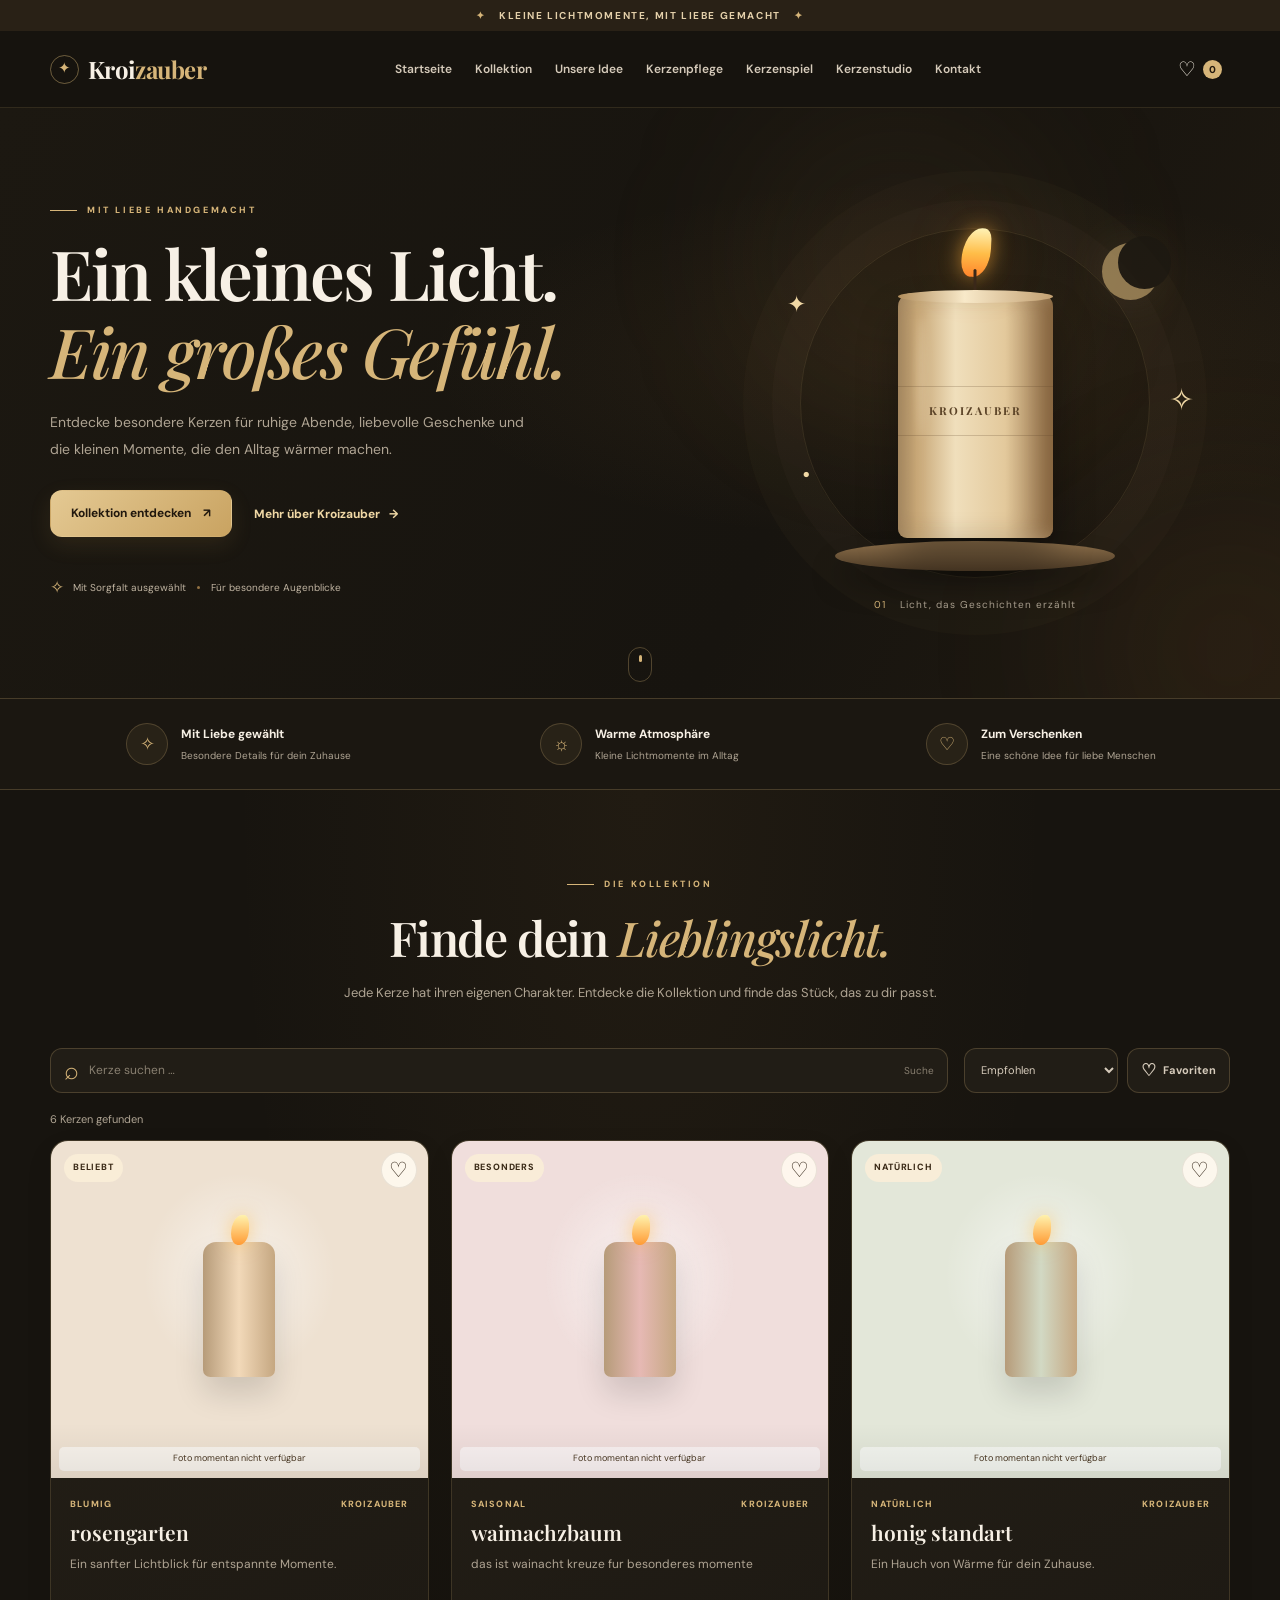
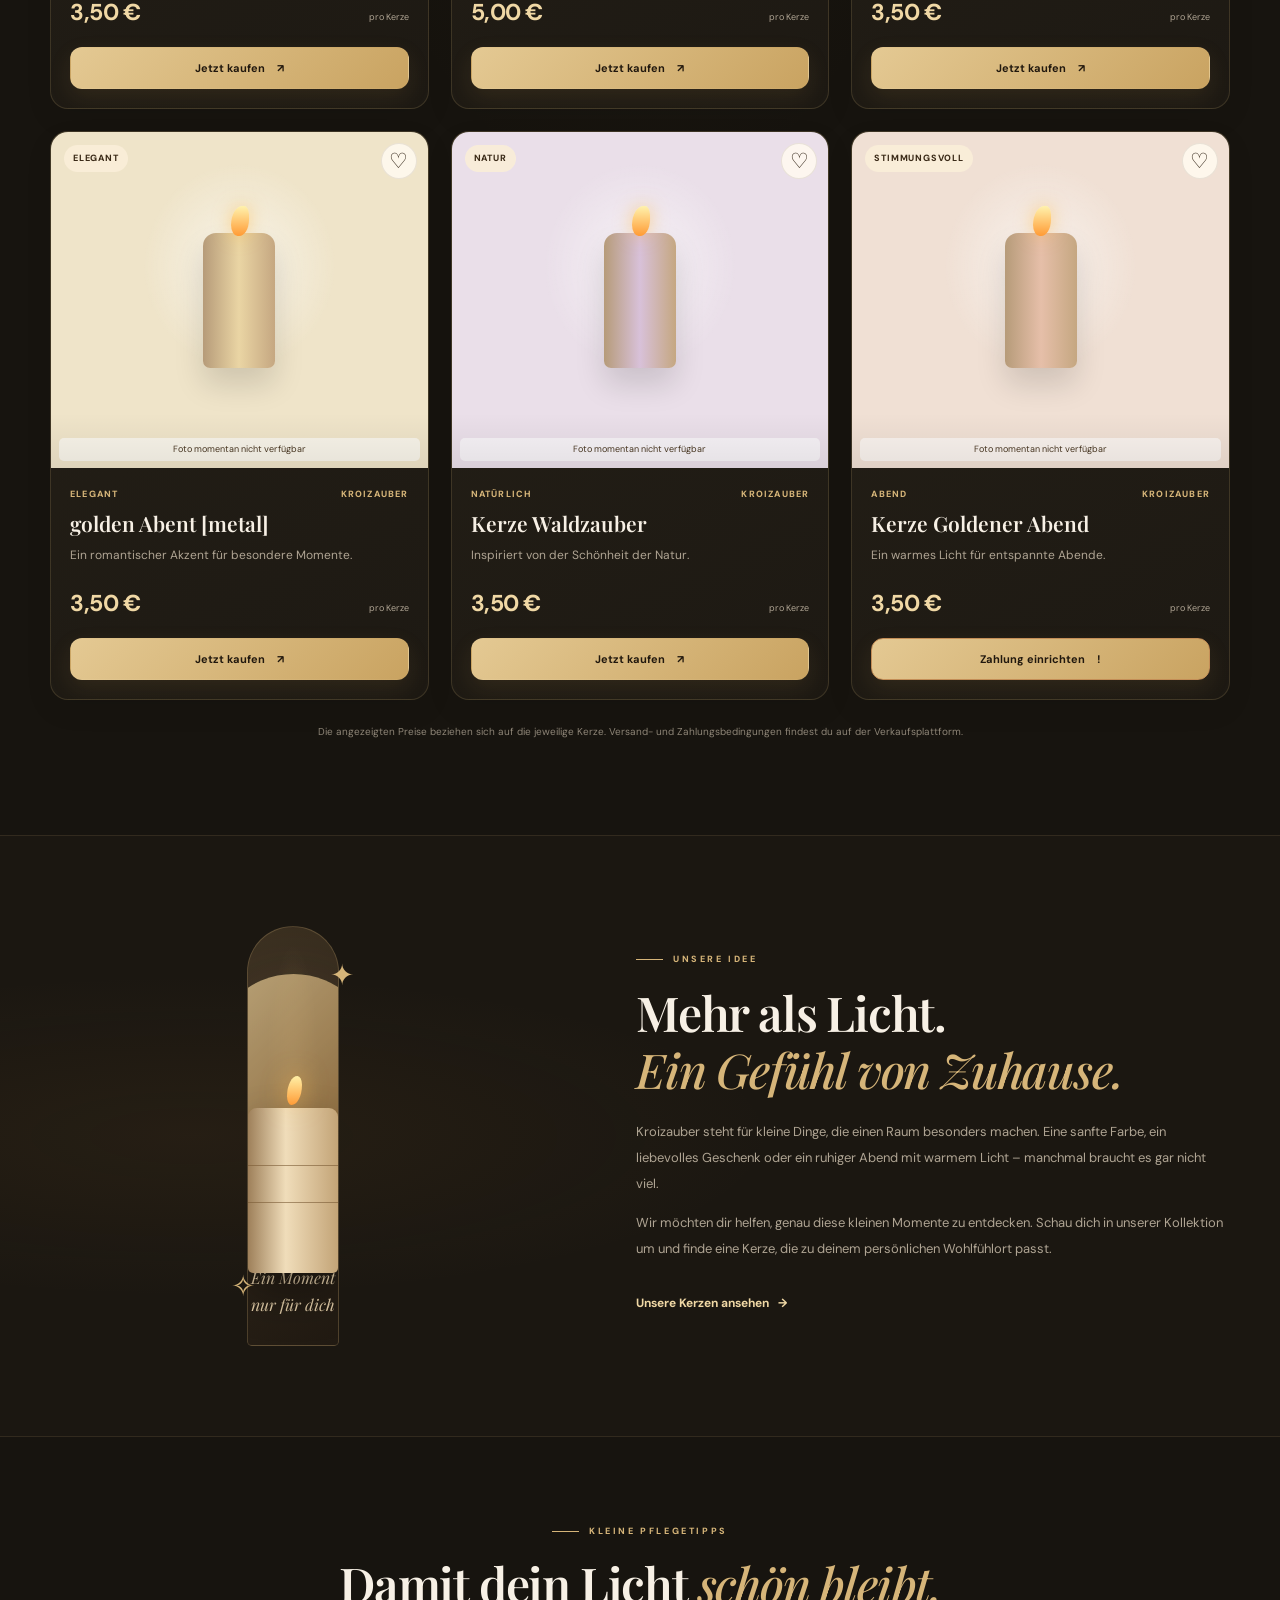
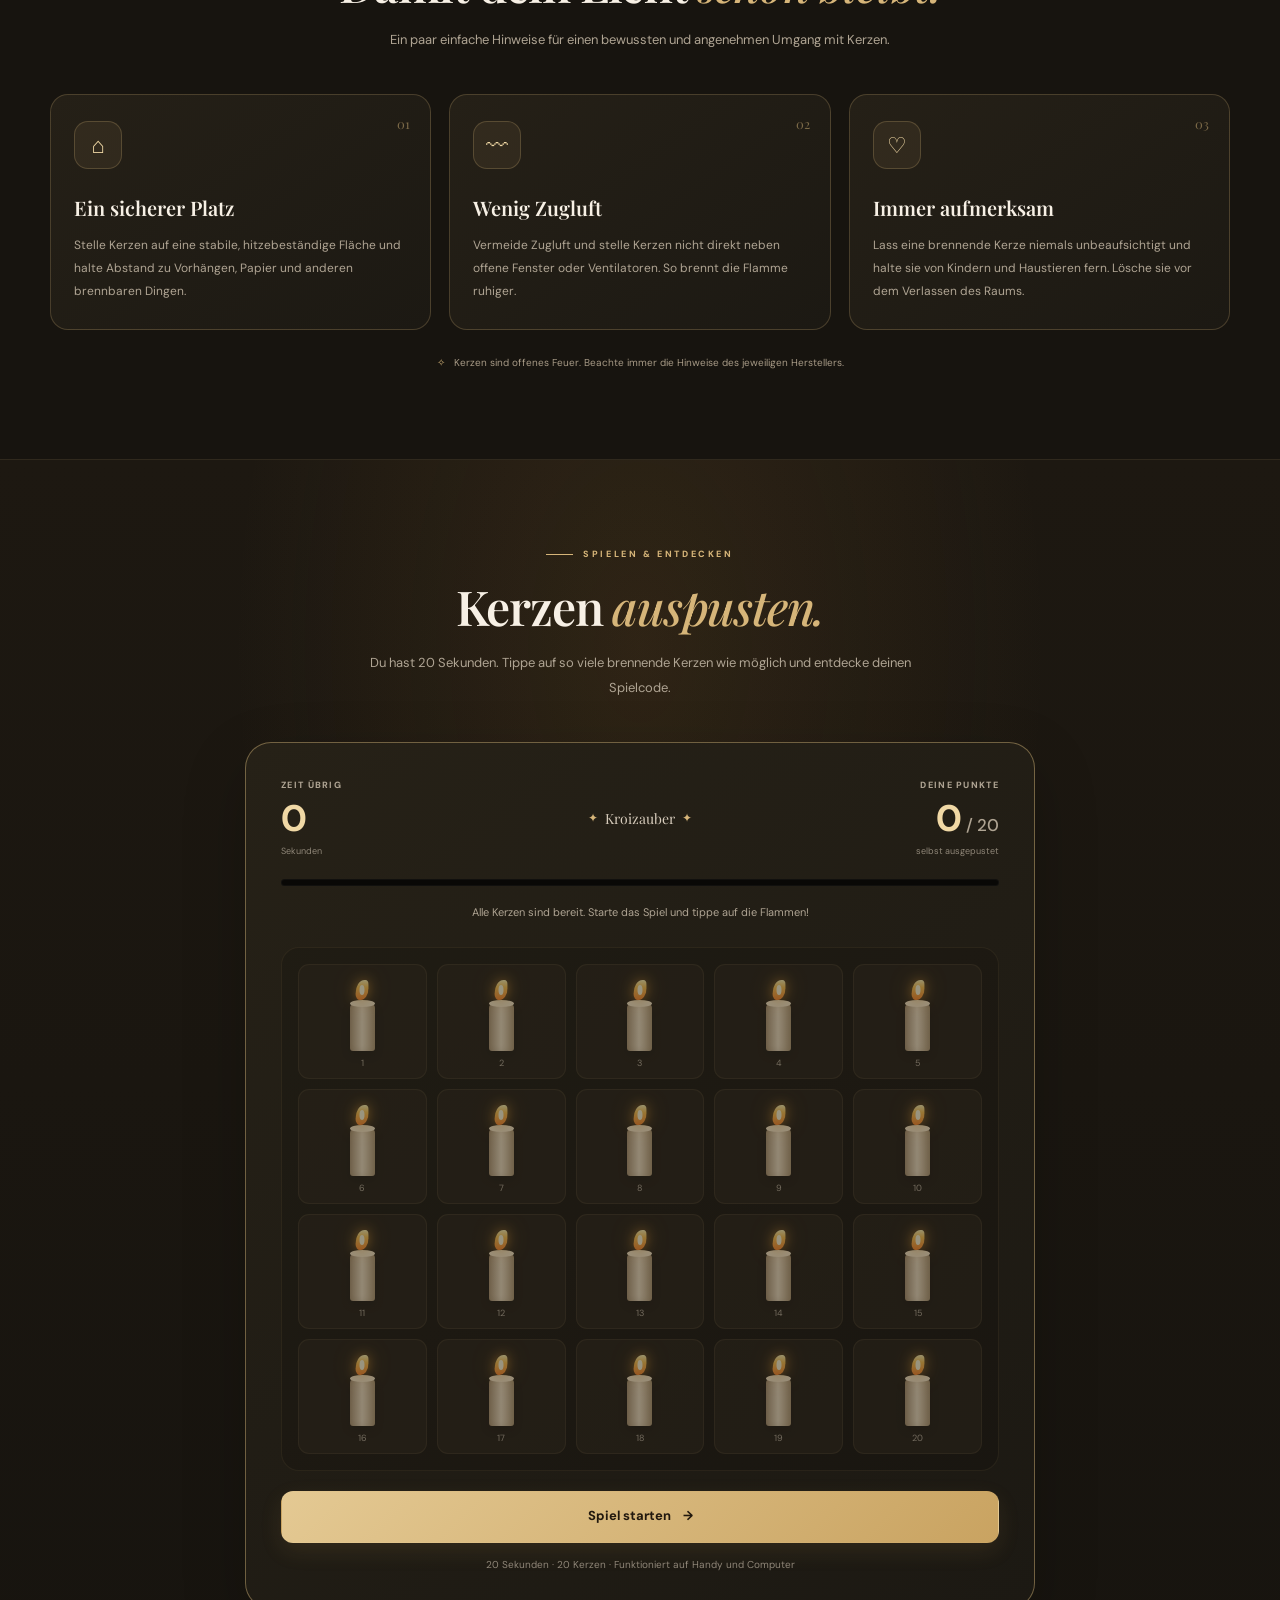
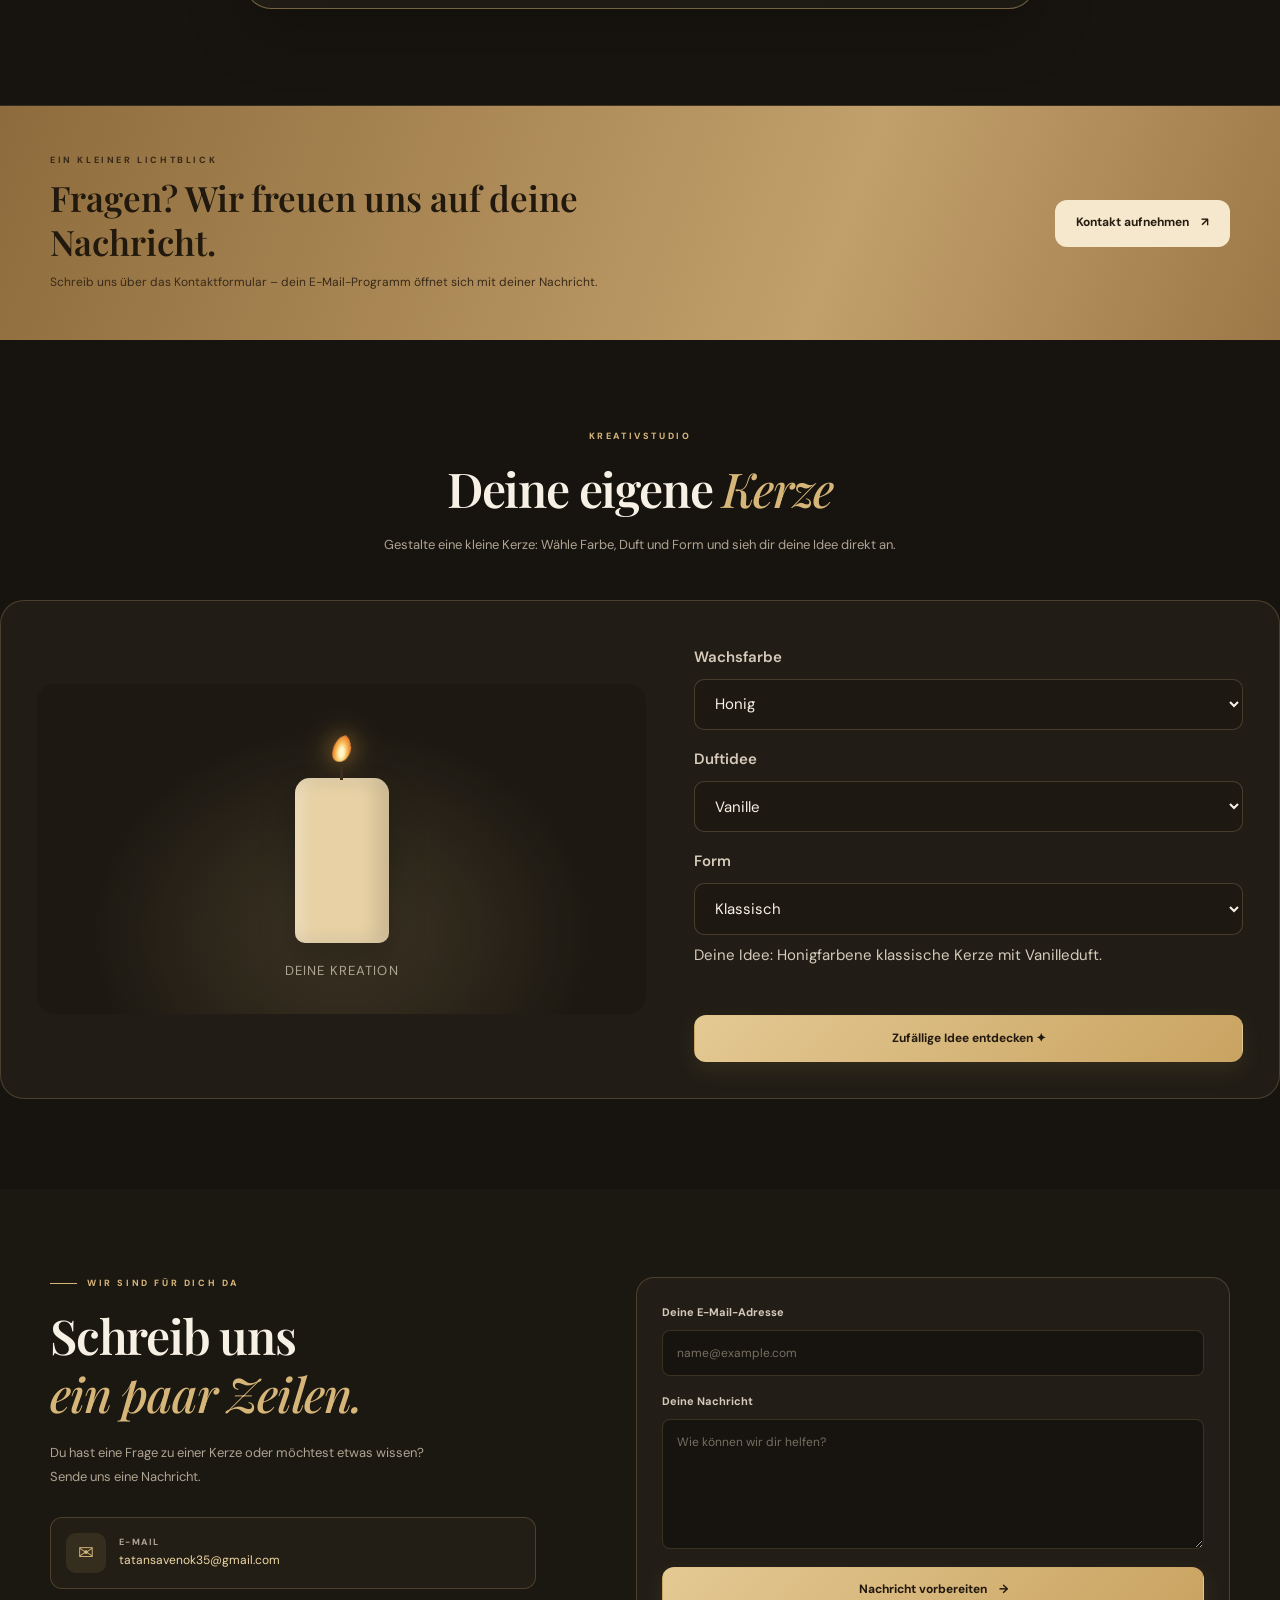
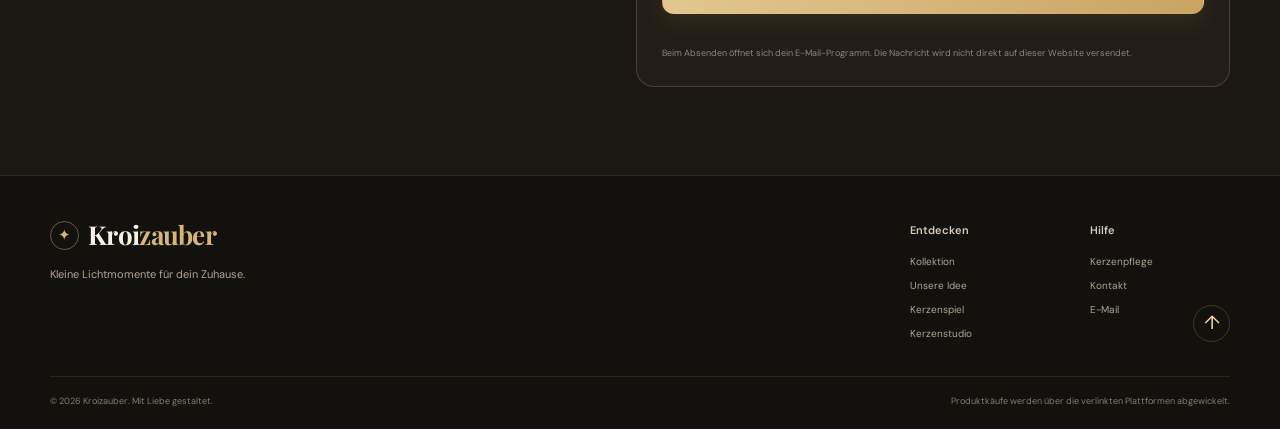
<file: index.html>
<!doctype html>
<html lang="de">
<head>
  <meta charset="utf-8">
  <meta name="viewport" content="width=device-width, initial-scale=1">
  <meta name="theme-color" content="#17140f">
  <meta name="description" content="Kroizauber – handgemachte Kerzen, liebevolle Details und kleine Lichtmomente für dein Zuhause.">
  <title>Kroizauber — Handgemachte Kerzen</title>
  <link rel="preconnect" href="https://fonts.googleapis.com">
  <link rel="preconnect" href="https://fonts.gstatic.com" crossorigin>
  <link href="https://fonts.googleapis.com/css2?family=DM+Sans:wght@400;500;600;700&family=Playfair+Display:wght@500;600;700&display=swap" rel="stylesheet">
  <link rel="stylesheet" href="main.css">
  <script src="script.js" defer></script>
</head>
<body>
  <a class="skip-link" href="#main">Zum Inhalt springen</a>

  <div class="announcement" role="note">
    <span class="announcement__sparkle" aria-hidden="true">✦</span>
    Kleine Lichtmomente, mit Liebe gemacht
    <span class="announcement__sparkle" aria-hidden="true">✦</span>
  </div>

  <header class="site-header" id="top">
    <div class="header-inner container">
      <button class="icon-button menu-toggle" id="menu-toggle" type="button"
              aria-label="Menü öffnen" aria-expanded="false" aria-controls="primary-nav">
        <span class="menu-toggle__line"></span>
        <span class="menu-toggle__line"></span>
        <span class="menu-toggle__line"></span>
      </button>

      <a class="brand" href="#home" aria-label="Kroizauber Startseite">
        <span class="brand__mark" aria-hidden="true">✦</span>
        <span class="brand__name">Kroi<span>zauber</span></span>
      </a>

      <nav class="primary-nav" id="primary-nav" aria-label="Hauptnavigation">
        <a href="#home">Startseite</a>
        <a href="#products">Kollektion</a>
        <a href="#story">Unsere Idee</a>
        <a href="#care">Kerzenpflege</a>
        <a href="#game">Kerzenspiel</a>
        <a href="#kerzenstudio">Kerzenstudio</a>
        <a href="#contact">Kontakt</a>
      </nav>

      <div class="header-actions">
        <button class="icon-button favorite-shortcut" id="favorites-shortcut" type="button"
                aria-label="Favoriten anzeigen" title="Favoriten">
          <span aria-hidden="true">♡</span>
          <span class="header-count" id="favorites-count">0</span>
        </button>
      </div>
    </div>
  </header>
<main id="main">
    <section class="hero section-shell" id="home">
      <div class="hero__glow hero__glow--one" aria-hidden="true"></div>
      <div class="hero__glow hero__glow--two" aria-hidden="true"></div>
      <div class="container hero__layout">
        <div class="hero__copy reveal">
          <p class="eyebrow"><span class="eyebrow__line"></span> MIT LIEBE HANDGEMACHT</p>
          <h1>Ein kleines Licht.<br><em>Ein großes Gefühl.</em></h1>
          <p class="hero__description">
            Entdecke besondere Kerzen für ruhige Abende, liebevolle Geschenke
            und die kleinen Momente, die den Alltag wärmer machen.
          </p>
          <div class="hero__buttons">
            <a class="button button--gold" href="#products">Kollektion entdecken <span aria-hidden="true">↗</span></a>
            <a class="text-link" href="#story">Mehr über Kroizauber <span aria-hidden="true">→</span></a>
          </div>
          <div class="hero__trust">
            <span class="hero__trust-icon" aria-hidden="true">✧</span>
            <span>Mit Sorgfalt ausgewählt</span>
            <span class="hero__trust-dot" aria-hidden="true"></span>
            <span>Für besondere Augenblicke</span>
          </div>
        </div>
        <div class="hero-art reveal" aria-label="Dekorative Illustration einer Kerze">
          <div class="hero-art__halo"></div>
          <div class="hero-art__moon"></div>
          <div class="hero-art__spark hero-art__spark--one">✦</div>
          <div class="hero-art__spark hero-art__spark--two">✧</div>
          <div class="hero-art__spark hero-art__spark--three">·</div>
          <div class="hero-art__candle">
            <div class="hero-art__flame"></div>
            <div class="hero-art__wick"></div>
            <div class="hero-art__wax-top"></div>
            <div class="hero-art__wax-shine"></div>
            <div class="hero-art__label">KROIZAUBER</div>
          </div>
          <div class="hero-art__platform"></div>
          <div class="hero-art__caption"><span>01</span> Licht, das Geschichten erzählt</div>
        </div>
      </div>
      <a class="scroll-cue" href="#products" aria-label="Nach unten scrollen"><span></span></a>
    </section>

    <section class="benefit-strip" aria-label="Unsere Werte">
      <div class="container benefit-strip__grid">
        <article class="benefit">
          <span class="benefit__icon" aria-hidden="true">✧</span>
          <div><h2>Mit Liebe gewählt</h2><p>Besondere Details für dein Zuhause</p></div>
        </article>
        <article class="benefit">
          <span class="benefit__icon" aria-hidden="true">☼</span>
          <div><h2>Warme Atmosphäre</h2><p>Kleine Lichtmomente im Alltag</p></div>
        </article>
        <article class="benefit">
          <span class="benefit__icon" aria-hidden="true">♡</span>
          <div><h2>Zum Verschenken</h2><p>Eine schöne Idee für liebe Menschen</p></div>
        </article>
      </div>
    </section>

    <section class="catalog section-shell" id="collection">
      <div class="container">
        <div class="section-heading reveal">
          <p class="eyebrow"><span class="eyebrow__line"></span> DIE KOLLEKTION</p>
          <h2>Finde dein <em>Lieblingslicht.</em></h2>
          <p>Jede Kerze hat ihren eigenen Charakter. Entdecke die Kollektion und finde das Stück, das zu dir passt.</p>
        </div>

        <div class="catalog-toolbar">
          <label class="search-field" for="product-search">
            <span aria-hidden="true">⌕</span>
            <input id="product-search" type="search" placeholder="Kerze suchen …" autocomplete="off">
            <span class="search-field__hint">Suche</span>
          </label>
          <div class="catalog-toolbar__right">
            <label class="select-wrap" for="product-sort">
              <span class="sr-only">Produkte sortieren</span>
              <select id="product-sort">
                <option value="featured">Empfohlen</option>
                <option value="name-asc">Name: A–Z</option>
                <option value="name-desc">Name: Z–A</option>
                <option value="price-asc">Preis: aufsteigend</option>
                <option value="price-desc">Preis: absteigend</option>
              </select>
            </label>
            <button class="filter-chip" id="favorites-filter" type="button" aria-pressed="false">
              <span aria-hidden="true">♡</span> Favoriten
            </button>
          </div>
        </div>

        <div class="catalog-status" id="catalog-status" aria-live="polite">Unsere Kollektion</div>
        <div class="products-grid" id="products" aria-live="polite"></div>
        <div class="empty-state" id="empty-state" hidden>
          <span class="empty-state__icon" aria-hidden="true">✧</span>
          <h3>Keine Kerzen gefunden</h3>
          <p>Ändere deinen Suchbegriff oder setze die Filter zurück.</p>
          <button class="button button--outline" id="reset-filters" type="button">Filter zurücksetzen</button>
        </div>
        <p class="catalog-note">Die angezeigten Preise beziehen sich auf die jeweilige Kerze. Versand- und Zahlungsbedingungen findest du auf der Verkaufsplattform.</p>
      </div>
    </section>

    <section class="story section-shell" id="story">
      <div class="container story__layout">
        <div class="story-art reveal" aria-hidden="true">
          <div class="story-art__frame">
            <div class="story-art__sun"></div>
            <div class="story-art__plant story-art__plant--left">❧</div>
            <div class="story-art__plant story-art__plant--right">❧</div>
            <div class="story-art__candle"><span></span></div>
            <div class="story-art__caption">Ein Moment nur für dich</div>
          </div>
          <span class="story-art__deco story-art__deco--one">✦</span>
          <span class="story-art__deco story-art__deco--two">✧</span>
        </div>
        <div class="story__copy reveal">
          <p class="eyebrow"><span class="eyebrow__line"></span> UNSERE IDEE</p>
          <h2>Mehr als Licht.<br><em>Ein Gefühl von Zuhause.</em></h2>
          <p>
            Kroizauber steht für kleine Dinge, die einen Raum besonders machen.
            Eine sanfte Farbe, ein liebevolles Geschenk oder ein ruhiger Abend
            mit warmem Licht – manchmal braucht es gar nicht viel.
          </p>
          <p>
            Wir möchten dir helfen, genau diese kleinen Momente zu entdecken.
            Schau dich in unserer Kollektion um und finde eine Kerze, die zu
            deinem persönlichen Wohlfühlort passt.
          </p>
          <a class="text-link" href="#products">Unsere Kerzen ansehen <span aria-hidden="true">→</span></a>
        </div>
      </div>
    </section>

    <section class="care section-shell" id="care">
      <div class="container">
        <div class="section-heading reveal">
          <p class="eyebrow"><span class="eyebrow__line"></span> KLEINE PFLEGETIPPS</p>
          <h2>Damit dein Licht <em>schön bleibt.</em></h2>
          <p>Ein paar einfache Hinweise für einen bewussten und angenehmen Umgang mit Kerzen.</p>
        </div>
        <div class="care-grid">
          <article class="care-card reveal">
            <span class="care-card__number">01</span>
            <span class="care-card__icon" aria-hidden="true">⌂</span>
            <h3>Ein sicherer Platz</h3>
            <p>Stelle Kerzen auf eine stabile, hitzebeständige Fläche und halte Abstand zu Vorhängen, Papier und anderen brennbaren Dingen.</p>
          </article>
          <article class="care-card reveal">
            <span class="care-card__number">02</span>
            <span class="care-card__icon" aria-hidden="true">〰</span>
            <h3>Wenig Zugluft</h3>
            <p>Vermeide Zugluft und stelle Kerzen nicht direkt neben offene Fenster oder Ventilatoren. So brennt die Flamme ruhiger.</p>
          </article>
          <article class="care-card reveal">
            <span class="care-card__number">03</span>
            <span class="care-card__icon" aria-hidden="true">♡</span>
            <h3>Immer aufmerksam</h3>
            <p>Lass eine brennende Kerze niemals unbeaufsichtigt und halte sie von Kindern und Haustieren fern. Lösche sie vor dem Verlassen des Raums.</p>
          </article>
        </div>
        <p class="safety-note"><span aria-hidden="true">✧</span> Kerzen sind offenes Feuer. Beachte immer die Hinweise des jeweiligen Herstellers.</p>
      </div>
    </section>

    <section class="game-section section-shell" id="game">
      <div class="container">
        <div class="section-heading reveal">
          <p class="eyebrow"><span class="eyebrow__line"></span> SPIELEN & ENTDECKEN</p>
          <h2>Kerzen <em>auspusten.</em></h2>
          <p>Du hast 20 Sekunden. Tippe auf so viele brennende Kerzen wie möglich und entdecke deinen Spielcode.</p>
        </div>

        <div class="game-card reveal">
          <div class="game-card__top">
            <div class="game-stat">
              <span class="game-stat__label">ZEIT ÜBRIG</span>
              <strong class="game-stat__value" id="game-timer">20</strong>
              <span class="game-stat__unit">Sekunden</span>
            </div>
            <div class="game-card__brand" aria-hidden="true">
              <span>✦</span><span class="game-card__brand-name">Kroizauber</span><span>✦</span>
            </div>
            <div class="game-stat game-stat--right">
              <span class="game-stat__label">DEINE PUNKTE</span>
              <strong class="game-stat__value"><span id="game-score">0</span><small> / 20</small></strong>
              <span class="game-stat__unit">selbst ausgepustet</span>
            </div>
          </div>

          <div class="timer-track" role="progressbar" aria-label="Verbleibende Spielzeit"
               aria-valuemin="0" aria-valuemax="20" aria-valuenow="20" id="timer-progress">
            <div class="timer-bar" id="timer-bar"></div>
          </div>

          <p class="game-instruction" id="game-instruction" aria-live="polite">
            Alle Kerzen sind bereit. Starte das Spiel und tippe auf die Flammen!
          </p>
          <div class="candle-board" id="candle-board" aria-label="20 Kerzen. Tippe auf eine Flamme, um sie auszupusten."></div>

          <div class="game-result" id="game-result" aria-live="polite" hidden>
            <span class="game-result__sparkle" aria-hidden="true">✧</span>
            <p class="eyebrow">DEIN SPIELERGEBNIS</p>
            <h3 id="result-title">Gut gemacht!</h3>
            <p id="result-description"></p>
            <div class="coupon-box">
              <span class="coupon-box__label">DEIN CODE</span>
              <strong id="coupon-code">—</strong>
              <button class="button button--outline" id="copy-coupon" type="button">Code kopieren</button>
            </div>
            <p class="game-result__note">
              Hinweis: Der Spielcode wird auf dieser Website erzeugt. Eine automatische Preisänderung
              bei Vinted oder Stripe findet dadurch nicht statt.
            </p>
          </div>

          <button class="button button--gold game-start" id="start-game" type="button">Spiel starten <span aria-hidden="true">→</span></button>
          <p class="game-footnote">20 Sekunden · 20 Kerzen · Funktioniert auf Handy und Computer</p>
        </div>
      </div>
    </section>

    <section class="newsletter section-shell">
      <div class="container newsletter__inner">
        <div>
          <p class="eyebrow">EIN KLEINER LICHTBLICK</p>
          <h2>Fragen? Wir freuen uns auf deine Nachricht.</h2>
          <p>Schreib uns über das Kontaktformular – dein E-Mail-Programm öffnet sich mit deiner Nachricht.</p>
        </div>
        <a class="button button--light" href="#contact">Kontakt aufnehmen <span aria-hidden="true">↗</span></a>
      </div>
    </section>

    <section class="designer-section section-shell" id="kerzenstudio">
      <div class="section-heading reveal">
        <span class="eyebrow">KREATIVSTUDIO</span>
        <h2>Deine eigene <em>Kerze</em></h2>
        <p>Gestalte eine kleine Kerze: Wähle Farbe, Duft und Form und sieh dir deine Idee direkt an.</p>
      </div>
      <div class="designer-card reveal">
        <div class="designer-preview" id="designer-preview" aria-label="Vorschau deiner Kerze">
          <div class="designer-flame" aria-hidden="true"></div><div class="designer-wick" aria-hidden="true"></div><div class="designer-wax" id="designer-wax"></div>
          <span class="designer-preview-caption">Deine Kreation</span>
        </div>
        <div class="designer-controls">
          <label for="designer-color">Wachsfarbe</label>
          <select id="designer-color"><option value="#e7d1a5">Honig</option><option value="#d9a6a6">Rosé</option><option value="#b9c7a8">Salbei</option><option value="#d6c8e8">Lavendel</option><option value="#f1eee5">Creme</option><option value="#bd8a52">Karamell</option></select>
          <label for="designer-scent">Duftidee</label>
          <select id="designer-scent"><option>Vanille</option><option>Honig</option><option>Rose</option><option>Wald</option><option>Ohne Duft</option></select>
          <label for="designer-shape">Form</label>
          <select id="designer-shape"><option value="classic">Klassisch</option><option value="round">Rund</option><option value="slim">Schlank</option></select>
          <p class="designer-summary" id="designer-summary" aria-live="polite">Deine Idee: Honigfarbene klassische Kerze mit Vanilleduft.</p>
          <button class="button button--gold" id="designer-random" type="button">Zufällige Idee entdecken ✦</button>
        </div>
      </div>
    </section>

    <section class="contact section-shell" id="contact">
      <div class="container contact__layout">
        <div class="contact__intro">
          <p class="eyebrow"><span class="eyebrow__line"></span> WIR SIND FÜR DICH DA</p>
          <h2>Schreib uns<br><em>ein paar Zeilen.</em></h2>
          <p>Du hast eine Frage zu einer Kerze oder möchtest etwas wissen? Sende uns eine Nachricht.</p>
          <div class="contact__email-card">
            <span class="contact__email-icon" aria-hidden="true">✉</span>
            <div><span class="contact__email-label">E-MAIL</span><a href="mailto:tatansavenok35@gmail.com">tatansavenok35@gmail.com</a></div>
          </div>
        </div>
        <form class="contact-form" id="contact-form">
          <div class="form-field">
            <label for="customer-email">Deine E-Mail-Adresse</label>
            <input id="customer-email" name="email" type="email" placeholder="name@example.com" autocomplete="email" required>
          </div>
          <div class="form-field">
            <label for="customer-message">Deine Nachricht</label>
            <textarea id="customer-message" name="message" rows="5" placeholder="Wie können wir dir helfen?" required></textarea>
          </div>
          <button class="button button--gold contact-form__submit" type="submit">Nachricht vorbereiten <span aria-hidden="true">→</span></button>
          <p class="form-status" id="contact-status" role="status"></p>
          <p class="form-privacy">Beim Absenden öffnet sich dein E-Mail-Programm. Die Nachricht wird nicht direkt auf dieser Website versendet.</p>
        </form>
      </div>
    </section>
  </main>
<footer class="site-footer">
    <div class="container">
      <div class="footer-main">
        <div class="footer-brand">
          <a class="brand brand--footer" href="#home"><span class="brand__mark" aria-hidden="true">✦</span><span class="brand__name">Kroi<span>zauber</span></span></a>
          <p>Kleine Lichtmomente für dein Zuhause.</p>
        </div>
        <div class="footer-links">
          <div><h2>Entdecken</h2><a href="#products">Kollektion</a><a href="#story">Unsere Idee</a><a href="#game">Kerzenspiel</a>
        <a href="#kerzenstudio">Kerzenstudio</a></div>
          <div><h2>Hilfe</h2><a href="#care">Kerzenpflege</a><a href="#contact">Kontakt</a><a href="mailto:tatansavenok35@gmail.com">E-Mail</a></div>
        </div>
        <a class="back-to-top" href="#top" aria-label="Zurück nach oben">↑</a>
      </div>
      <div class="footer-bottom">
        <p>© <span id="year"></span> Kroizauber. Mit Liebe gestaltet.</p>
        <p class="footer-disclaimer">Produktkäufe werden über die verlinkten Plattformen abgewickelt.</p>
      </div>
    </div>
  </footer>

  <div class="toast-region" id="toast-region" aria-live="polite" aria-atomic="true"></div>
</body>
</html>
</file>
<file: main.css>
/* =========================================================
   KROIZAUBER — DESIGN SYSTEM
   Warmes, elegantes Kerzen-Shop-Layout
   ========================================================= */

:root {
  color-scheme: dark;
  --color-bg: #17140f;
  --color-bg-soft: #1d1912;
  --color-panel: #211d16;
  --color-panel-raised: #292319;
  --color-panel-soft: #31291d;
  --color-text: #f7f0e5;
  --color-text-soft: #d6cbbb;
  --color-muted: #afa493;
  --color-gold: #d6b579;
  --color-gold-light: #f0d8a5;
  --color-gold-dark: #927143;
  --color-line: rgba(214, 181, 121, 0.23);
  --color-line-strong: rgba(214, 181, 121, 0.45);
  --color-success: #a8c8a0;
  --color-danger: #e3a09a;
  --font-body: "DM Sans", Arial, sans-serif;
  --font-display: "Playfair Display", Georgia, serif;
  --container: 1180px;
  --header-height: 76px;
  --radius-xs: 8px;
  --radius-sm: 12px;
  --radius-md: 18px;
  --radius-lg: 26px;
  --radius-pill: 999px;
  --shadow-soft: 0 12px 35px rgba(0, 0, 0, 0.14);
  --shadow-card: 0 22px 65px rgba(0, 0, 0, 0.2);
  --transition-fast: 160ms ease;
  --transition-normal: 240ms ease;
  --transition-slow: 500ms ease;
}

*,
*::before,
*::after {
  box-sizing: border-box;
}

html {
  scroll-behavior: smooth;
  scroll-padding-top: calc(var(--header-height) + 18px);
  background: var(--color-bg);
}

body {
  min-width: 320px;
  margin: 0;
  background: var(--color-bg);
  color: var(--color-text);
  font-family: var(--font-body);
  font-size: 15px;
  line-height: 1.7;
  -webkit-font-smoothing: antialiased;
  text-rendering: optimizeLegibility;
}

body.no-scroll {
  overflow: hidden;
}

img,
svg {
  max-width: 100%;
}

img {
  display: block;
}

button,
input,
textarea,
select {
  color: inherit;
  font: inherit;
}

button,
a,
input,
textarea,
select {
  -webkit-tap-highlight-color: transparent;
}

button {
  border: 0;
}

button:disabled {
  cursor: not-allowed;
  opacity: 0.55;
}

a {
  color: inherit;
  text-decoration: none;
}

p {
  margin-top: 0;
}

h1,
h2,
h3,
h4 {
  margin-top: 0;
  font-weight: 600;
}

::selection {
  background: var(--color-gold);
  color: #20180e;
}

:focus-visible {
  outline: 3px solid var(--color-gold-light);
  outline-offset: 4px;
}

[hidden] {
  display: none !important;
}

.container {
  width: min(var(--container), calc(100% - 48px));
  margin-inline: auto;
}

.section-shell {
  position: relative;
  isolation: isolate;
}

.sr-only {
  position: absolute;
  width: 1px;
  height: 1px;
  padding: 0;
  margin: -1px;
  overflow: hidden;
  clip: rect(0, 0, 0, 0);
  white-space: nowrap;
  border: 0;
}

.skip-link {
  position: fixed;
  z-index: 1000;
  top: 10px;
  left: 10px;
  padding: 10px 16px;
  color: #1b150c;
  background: var(--color-gold-light);
  border-radius: var(--radius-sm);
  transform: translateY(-160%);
}

.skip-link:focus {
  transform: translateY(0);
}

/* Announcement bar */

.announcement {
  display: flex;
  min-height: 31px;
  align-items: center;
  justify-content: center;
  gap: 13px;
  padding: 5px 16px;
  color: #e4d0aa;
  background: #292116;
  font-size: 10px;
  font-weight: 700;
  letter-spacing: 1.6px;
  text-align: center;
  text-transform: uppercase;
}

.announcement__sparkle {
  color: var(--color-gold);
}

/* Header and navigation */

.site-header {
  position: sticky;
  z-index: 50;
  top: 0;
  min-height: var(--header-height);
  background: rgba(23, 20, 15, 0.93);
  border-bottom: 1px solid rgba(214, 181, 121, 0.14);
  backdrop-filter: blur(18px);
  -webkit-backdrop-filter: blur(18px);
}

.header-inner {
  display: flex;
  min-height: var(--header-height);
  align-items: center;
  justify-content: space-between;
  gap: 22px;
}

.brand {
  display: inline-flex;
  flex-shrink: 0;
  align-items: center;
  gap: 9px;
}

.brand__mark {
  display: inline-grid;
  width: 29px;
  height: 29px;
  place-items: center;
  color: var(--color-gold);
  border: 1px solid var(--color-line-strong);
  border-radius: 50%;
  font-size: 15px;
}

.brand__name {
  font-family: var(--font-display);
  font-size: 24px;
  font-weight: 700;
  letter-spacing: -0.7px;
  line-height: 1;
}

.brand__name span {
  color: var(--color-gold);
}

.primary-nav {
  display: flex;
  align-items: center;
  justify-content: center;
  gap: clamp(12px, 1.8vw, 25px);
}

.primary-nav a {
  position: relative;
  padding-block: 8px;
  color: var(--color-text-soft);
  font-size: 12px;
  font-weight: 600;
  transition: color var(--transition-fast);
}

.primary-nav a::after {
  position: absolute;
  right: 0;
  bottom: 0;
  left: 0;
  height: 1px;
  background: var(--color-gold);
  content: "";
  transform: scaleX(0);
  transform-origin: left;
  transition: transform var(--transition-normal);
}

.primary-nav a:hover,
.primary-nav a:focus-visible {
  color: var(--color-gold-light);
}

.primary-nav a:hover::after,
.primary-nav a:focus-visible::after {
  transform: scaleX(1);
}

.header-actions {
  display: flex;
  flex-shrink: 0;
  align-items: center;
  gap: 8px;
}

.icon-button {
  position: relative;
  display: inline-flex;
  min-width: 39px;
  min-height: 39px;
  align-items: center;
  justify-content: center;
  gap: 7px;
  padding: 7px;
  color: var(--color-text);
  background: transparent;
  border: 1px solid transparent;
  border-radius: var(--radius-pill);
  cursor: pointer;
  transition: background var(--transition-fast), border-color var(--transition-fast);
}

.icon-button:hover {
  background: rgba(214, 181, 121, 0.09);
  border-color: var(--color-line);
}

.icon-button > span:first-child {
  font-size: 20px;
  line-height: 1;
}

.cart-label {
  font-size: 11px;
  font-weight: 600;
}

.header-count {
  display: inline-grid;
  min-width: 19px;
  height: 19px;
  padding-inline: 4px;
  place-items: center;
  color: #21180e;
  background: var(--color-gold);
  border-radius: var(--radius-pill);
  font-size: 10px;
  font-weight: 800;
}

.menu-toggle {
  display: none;
  flex-direction: column;
  gap: 4px;
}

.menu-toggle__line {
  display: block;
  width: 17px;
  height: 2px;
  background: var(--color-gold-light);
  border-radius: 4px;
}

/* Buttons and text links */

.button {
  display: inline-flex;
  min-height: 47px;
  align-items: center;
  justify-content: center;
  gap: 12px;
  padding: 12px 20px;
  border: 1px solid transparent;
  border-radius: var(--radius-sm);
  cursor: pointer;
  font-size: 12px;
  font-weight: 700;
  line-height: 1.3;
  text-align: center;
  transition:
    transform var(--transition-fast),
    background var(--transition-fast),
    border-color var(--transition-fast),
    box-shadow var(--transition-fast);
}

.button:hover {
  transform: translateY(-2px);
}

.button:active {
  transform: translateY(0);
}

.button--gold {
  color: #21180e;
  background: linear-gradient(135deg, #e4c993, #c9a361);
  box-shadow: 0 8px 22px rgba(190, 147, 75, 0.12);
}

.button--gold:hover {
  background: linear-gradient(135deg, #f1dcae, #d7b678);
  box-shadow: 0 10px 26px rgba(190, 147, 75, 0.2);
}

.button--outline {
  color: var(--color-gold-light);
  background: transparent;
  border-color: var(--color-line-strong);
}

.button--outline:hover {
  background: rgba(214, 181, 121, 0.09);
  border-color: var(--color-gold);
}

.button--light {
  color: #261d11;
  background: #f6e8cd;
}

.button--light:hover {
  background: #fff5df;
}

.text-link {
  display: inline-flex;
  align-items: center;
  gap: 9px;
  padding: 5px 0;
  color: var(--color-gold-light);
  background: transparent;
  cursor: pointer;
  font-size: 12px;
  font-weight: 700;
}

.text-link span {
  transition: transform var(--transition-fast);
}

.text-link:hover span {
  transform: translateX(4px);
}

/* Hero */

.hero {
  min-height: 590px;
  overflow: hidden;
  background:
    radial-gradient(ellipse at 72% 43%, rgba(173, 123, 57, 0.1), transparent 38%),
    linear-gradient(115deg, #1c1811 0%, #17140f 62%, #201a11 100%);
}

.hero__layout {
  display: grid;
  min-height: 590px;
  grid-template-columns: minmax(0, 1.1fr) minmax(300px, 0.9fr);
  align-items: center;
  gap: 48px;
  padding-block: 58px;
}

.hero__copy {
  position: relative;
  z-index: 2;
  padding-block: 15px;
}

.eyebrow {
  display: flex;
  align-items: center;
  gap: 10px;
  margin: 0 0 17px;
  color: var(--color-gold);
  font-size: 9px;
  font-weight: 800;
  letter-spacing: 2.6px;
  line-height: 1.5;
}

.eyebrow__line {
  display: inline-block;
  width: 27px;
  height: 1px;
  flex-shrink: 0;
  background: var(--color-gold);
}

.hero h1 {
  margin: 0 0 20px;
  font-family: var(--font-display);
  font-size: clamp(43px, 5.4vw, 70px);
  font-weight: 600;
  letter-spacing: -2px;
  line-height: 1.12;
}

.hero h1 em,
.section-heading h2 em,
.story__copy h2 em,
.contact__intro h2 em {
  color: var(--color-gold);
  font-weight: 500;
}

.hero__description {
  max-width: 480px;
  margin-bottom: 28px;
  color: var(--color-muted);
  font-size: 14px;
  line-height: 1.9;
}

.hero__buttons {
  display: flex;
  flex-wrap: wrap;
  align-items: center;
  gap: 22px;
}

.hero__trust {
  display: flex;
  flex-wrap: wrap;
  align-items: center;
  gap: 9px;
  margin-top: 36px;
  color: #bfb3a0;
  font-size: 10px;
}

.hero__trust-icon {
  color: var(--color-gold);
  font-size: 17px;
}

.hero__trust-dot {
  width: 3px;
  height: 3px;
  margin-inline: 2px;
  background: var(--color-gold-dark);
  border-radius: 50%;
}

.hero__glow {
  position: absolute;
  z-index: -1;
  width: 300px;
  height: 300px;
  border-radius: 50%;
  filter: blur(80px);
  pointer-events: none;
}

.hero__glow--one {
  top: 0;
  right: 18%;
  background: rgba(194, 143, 69, 0.08);
}

.hero__glow--two {
  right: -100px;
  bottom: -100px;
  background: rgba(135, 88, 42, 0.1);
}

/* Hero candle illustration */

.hero-art {
  position: relative;
  display: grid;
  min-height: 420px;
  place-items: center;
  isolation: isolate;
}

.hero-art__halo {
  position: absolute;
  width: min(350px, 90%);
  aspect-ratio: 1;
  border: 1px solid rgba(214, 181, 121, 0.12);
  border-radius: 50%;
  box-shadow:
    0 0 0 28px rgba(214, 181, 121, 0.025),
    0 0 0 57px rgba(214, 181, 121, 0.018);
}

.hero-art__moon {
  position: absolute;
  top: 12%;
  right: 14%;
  width: 57px;
  height: 57px;
  background: var(--color-gold);
  border-radius: 50%;
  opacity: 0.6;
  box-shadow: 0 0 45px rgba(214, 181, 121, 0.18);
}

.hero-art__moon::after {
  position: absolute;
  top: -7px;
  left: 16px;
  width: 53px;
  height: 53px;
  content: "";
  background: #1d1912;
  border-radius: 50%;
}

.hero-art__spark {
  position: absolute;
  color: var(--color-gold-light);
  animation: twinkle 3s ease-in-out infinite;
}

.hero-art__spark--one {
  top: 22%;
  left: 13%;
  font-size: 23px;
}

.hero-art__spark--two {
  top: 43%;
  right: 7%;
  font-size: 30px;
  animation-delay: 1s;
}

.hero-art__spark--three {
  bottom: 24%;
  left: 16%;
  font-size: 46px;
  animation-delay: 0.5s;
}

@keyframes twinkle {
  0%, 100% { opacity: 0.45; transform: scale(0.85) rotate(0); }
  50% { opacity: 1; transform: scale(1.1) rotate(12deg); }
}

.hero-art__candle {
  position: relative;
  z-index: 2;
  width: 155px;
  height: 245px;
  margin-top: 24px;
  overflow: visible;
  background: linear-gradient(90deg, #8b6a43 0%, #c6a574 12%, #f0dfbc 37%, #e3c99c 69%, #9c774c 100%);
  border-radius: 14px 14px 9px 9px;
  box-shadow:
    inset 10px 0 17px rgba(255, 239, 201, 0.25),
    inset -18px 0 24px rgba(58, 36, 15, 0.25),
    0 24px 40px rgba(0, 0, 0, 0.32);
  animation: candle-hover 5s ease-in-out infinite;
}

@keyframes candle-hover {
  0%, 100% { transform: translateY(0) rotate(-1deg); }
  50% { transform: translateY(-7px) rotate(1deg); }
}

.hero-art__wax-top {
  position: absolute;
  top: -3px;
  right: 0;
  left: 0;
  height: 13px;
  background: linear-gradient(90deg, #b28e5c, #f8e9c9 43%, #c3a071);
  border-radius: 50%;
}

.hero-art__wick {
  position: absolute;
  top: -24px;
  left: 50%;
  width: 3px;
  height: 26px;
  background: #3a2819;
  border-radius: 4px;
  transform: translateX(-50%);
}

.hero-art__flame {
  position: absolute;
  top: -65px;
  left: 50%;
  width: 29px;
  height: 49px;
  background: linear-gradient(0deg, #ff842b 0%, #ffbd48 48%, #fff2b5 100%);
  border-radius: 75% 25% 65% 35%;
  box-shadow: 0 0 20px rgba(255, 174, 57, 0.6), 0 0 60px rgba(255, 154, 36, 0.22);
  transform: translateX(-50%) rotate(3deg);
  transform-origin: center bottom;
  animation: hero-flame 0.8s ease-in-out infinite alternate;
}

@keyframes hero-flame {
  from { transform: translateX(-50%) rotate(-5deg) scale(0.96); }
  to { transform: translateX(-50%) rotate(5deg) scale(1.05); }
}

.hero-art__wax-shine {
  position: absolute;
  top: 25px;
  left: 19px;
  width: 8px;
  height: 120px;
  background: rgba(255, 246, 222, 0.22);
  border-radius: 50%;
  filter: blur(4px);
}

.hero-art__label {
  position: absolute;
  top: 93px;
  right: 0;
  left: 0;
  padding: 15px 4px;
  color: #5b4327;
  border-block: 1px solid rgba(91, 67, 39, 0.23);
  font-family: var(--font-display);
  font-size: 11px;
  font-weight: 700;
  letter-spacing: 2px;
  text-align: center;
}

.hero-art__platform {
  position: absolute;
  z-index: 1;
  bottom: 42px;
  width: 280px;
  height: 30px;
  background: linear-gradient(#8d704b, #4b3925);
  border-radius: 50%;
  box-shadow: 0 18px 30px #0005;
}

.hero-art__caption {
  position: absolute;
  right: 0;
  bottom: 0;
  left: 0;
  color: var(--color-muted);
  font-size: 10px;
  letter-spacing: 1px;
  text-align: center;
}

.hero-art__caption span {
  margin-right: 10px;
  color: var(--color-gold);
}

/* Scroll cue */

.scroll-cue {
  position: absolute;
  bottom: 16px;
  left: 50%;
  display: grid;
  width: 24px;
  height: 35px;
  place-items: start center;
  padding-top: 7px;
  border: 1px solid rgba(214, 181, 121, 0.3);
  border-radius: var(--radius-pill);
  transform: translateX(-50%);
}

.scroll-cue span {
  width: 3px;
  height: 7px;
  background: var(--color-gold);
  border-radius: 3px;
  animation: scroll-dot 1.5s ease-in-out infinite;
}

@keyframes scroll-dot {
  0% { opacity: 0; transform: translateY(0); }
  40% { opacity: 1; }
  100% { opacity: 0; transform: translateY(12px); }
}

/* Benefits strip */

.benefit-strip {
  border-block: 1px solid var(--color-line);
  background: #1b1711;
}

.benefit-strip__grid {
  display: grid;
  grid-template-columns: repeat(3, minmax(0, 1fr));
  gap: 24px;
  padding-block: 24px;
}

.benefit {
  display: flex;
  align-items: center;
  justify-content: center;
  gap: 13px;
}

.benefit__icon {
  display: grid;
  width: 42px;
  height: 42px;
  flex-shrink: 0;
  place-items: center;
  color: var(--color-gold);
  background: rgba(214, 181, 121, 0.07);
  border: 1px solid var(--color-line);
  border-radius: 50%;
  font-size: 18px;
}

.benefit h2 {
  margin: 0 0 3px;
  font-size: 12px;
  font-weight: 700;
}

.benefit p {
  margin: 0;
  color: var(--color-muted);
  font-size: 10px;
}

/* Section headings */

.section-heading {
  max-width: 690px;
  margin: 0 auto 42px;
  text-align: center;
}

.section-heading .eyebrow {
  justify-content: center;
}

.section-heading h2,
.story__copy h2,
.contact__intro h2 {
  margin: 0 0 15px;
  font-family: var(--font-display);
  font-size: clamp(33px, 4.5vw, 48px);
  font-weight: 600;
  letter-spacing: -1.2px;
  line-height: 1.2;
}

.section-heading > p:last-child {
  max-width: 600px;
  margin: 0 auto;
  color: var(--color-muted);
  font-size: 13px;
  line-height: 1.9;
}

/* Catalog */

.catalog {
  padding-block: 88px 94px;
  background:
    radial-gradient(ellipse at 50% 0%, rgba(165, 119, 57, 0.07), transparent 45%),
    var(--color-bg);
}

.catalog-toolbar {
  display: flex;
  align-items: center;
  justify-content: space-between;
  gap: 16px;
  margin-bottom: 14px;
}

.search-field {
  display: flex;
  min-height: 45px;
  min-width: 220px;
  flex: 1;
  align-items: center;
  gap: 10px;
  padding: 0 13px;
  background: #211d16;
  border: 1px solid var(--color-line);
  border-radius: var(--radius-sm);
}

.search-field:focus-within {
  border-color: var(--color-gold);
}

.search-field > span:first-child {
  color: var(--color-gold);
  font-size: 25px;
  line-height: 1;
}

.search-field input {
  width: 100%;
  min-width: 0;
  padding: 10px 0;
  color: var(--color-text);
  background: transparent;
  border: 0;
  outline: 0;
  font-size: 12px;
}

.search-field input::placeholder {
  color: #887f70;
}

.search-field__hint {
  color: #887f70;
  font-size: 10px;
}

.catalog-toolbar__right {
  display: flex;
  align-items: center;
  gap: 9px;
}

.select-wrap select {
  min-height: 45px;
  max-width: 180px;
  padding: 0 30px 0 12px;
  color: var(--color-text-soft);
  background: #211d16;
  border: 1px solid var(--color-line);
  border-radius: var(--radius-sm);
  cursor: pointer;
  font-size: 11px;
}

.select-wrap select option {
  color: var(--color-text);
  background: var(--color-panel);
}

.filter-chip {
  display: inline-flex;
  min-height: 45px;
  align-items: center;
  gap: 7px;
  padding: 0 13px;
  color: var(--color-text-soft);
  background: #211d16;
  border: 1px solid var(--color-line);
  border-radius: var(--radius-sm);
  cursor: pointer;
  font-size: 11px;
  font-weight: 700;
  transition: background var(--transition-fast), border-color var(--transition-fast);
}

.filter-chip > span {
  font-size: 17px;
}

.filter-chip:hover,
.filter-chip[aria-pressed="true"] {
  color: var(--color-gold-light);
  background: rgba(214, 181, 121, 0.1);
  border-color: var(--color-gold);
}

.catalog-status {
  min-height: 28px;
  padding: 3px 0 12px;
  color: var(--color-muted);
  font-size: 11px;
}

.products-grid {
  display: grid;
  grid-template-columns: repeat(3, minmax(0, 1fr));
  align-items: stretch;
  gap: 22px;
}

.product-card {
  display: flex;
  min-width: 0;
  flex-direction: column;
  overflow: hidden;
  background: linear-gradient(155deg, #252017, #1d1913);
  border: 1px solid rgba(214, 181, 121, 0.17);
  border-radius: var(--radius-md);
  box-shadow: 0 10px 28px rgba(0, 0, 0, 0.07);
  transition:
    transform var(--transition-normal),
    border-color var(--transition-normal),
    box-shadow var(--transition-normal);
}

.product-card:hover {
  border-color: rgba(214, 181, 121, 0.48);
  box-shadow: var(--shadow-card);
  transform: translateY(-5px);
}

.product-card__visual {
  position: relative;
  display: grid;
  min-height: 230px;
  aspect-ratio: 1.12 / 1;
  place-items: center;
  overflow: hidden;
  background: var(--product-bg, #e9dfd2);
}

.product-card__visual::after {
  position: absolute;
  inset: auto 0 0;
  height: 55px;
  background: linear-gradient(transparent, rgba(0, 0, 0, 0.07));
  content: "";
  pointer-events: none;
}

.product-card__image {
  width: 100%;
  height: 100%;
  object-fit: cover;
  transition: transform 650ms cubic-bezier(.2, .7, .2, 1);
}

.product-card:hover .product-card__image {
  transform: scale(1.035);
}

.product-card__image-fallback {
  display: grid;
  width: 100%;
  height: 100%;
  min-height: 230px;
  place-items: center;
  color: #4c3a25;
  background:
    radial-gradient(ellipse at 50% 40%, #fff9 0%, transparent 36%),
    var(--product-bg, #e9dfd2);
}

.fallback-candle {
  position: relative;
  width: 72px;
  height: 135px;
  background: linear-gradient(90deg, #b69b79, var(--wax, #f2d9b9), #c5a781);
  border-radius: 13px 13px 7px 7px;
  box-shadow: 0 17px 30px #0002;
}

.fallback-candle::before {
  position: absolute;
  top: -27px;
  left: 28px;
  width: 18px;
  height: 30px;
  background: linear-gradient(#fff2ad, #ff9b35);
  border-radius: 70% 30% 60% 40%;
  box-shadow: 0 0 18px #ffb83e88;
  content: "";
}

.fallback-caption {
  position: absolute;
  right: 8px;
  bottom: 7px;
  left: 8px;
  padding: 4px 7px;
  color: #493722;
  background: #fff9;
  border-radius: 5px;
  font-size: 9px;
  text-align: center;
}

.product-card__badge {
  position: absolute;
  z-index: 2;
  top: 13px;
  left: 13px;
  padding: 6px 9px;
  color: #3a2a17;
  background: rgba(250, 238, 216, 0.92);
  border-radius: var(--radius-pill);
  font-size: 9px;
  font-weight: 800;
  letter-spacing: 0.8px;
  text-transform: uppercase;
}

.favorite-button {
  position: absolute;
  z-index: 3;
  top: 11px;
  right: 11px;
  display: grid;
  width: 36px;
  height: 36px;
  place-items: center;
  color: #342719;
  background: rgba(255, 250, 240, 0.88);
  border: 1px solid rgba(64, 46, 24, 0.1);
  border-radius: 50%;
  cursor: pointer;
  font-size: 21px;
  line-height: 1;
  transition: color var(--transition-fast), background var(--transition-fast), transform var(--transition-fast);
}

.favorite-button:hover {
  transform: scale(1.06);
}

.favorite-button[aria-pressed="true"] {
  color: #fff0e9;
  background: #9c544d;
}

.product-card__content {
  display: flex;
  flex: 1;
  flex-direction: column;
  padding: 19px;
}

.product-card__meta {
  display: flex;
  align-items: center;
  justify-content: space-between;
  gap: 8px;
  margin-bottom: 7px;
  color: var(--color-gold);
  font-size: 9px;
  font-weight: 800;
  letter-spacing: 1.2px;
  text-transform: uppercase;
}

.product-card__title {
  margin: 0 0 8px;
  font-family: var(--font-display);
  font-size: 21px;
  font-weight: 600;
  line-height: 1.3;
  overflow-wrap: anywhere;
}

.product-card__description {
  flex: 1;
  margin: 0 0 17px;
  color: var(--color-muted);
  font-size: 12px;
  line-height: 1.8;
}

.product-card__purchase-row {
  display: flex;
  align-items: baseline;
  justify-content: space-between;
  gap: 12px;
  margin-bottom: 15px;
}

.product-card__price {
  color: var(--color-gold-light);
  font-size: 23px;
  font-weight: 700;
  letter-spacing: -0.5px;
}

.product-card__price-note {
  color: var(--color-muted);
  font-size: 9px;
}

.product-card__actions {
  display: grid;
  grid-template-columns: 1fr;
  gap: 8px;
  margin-top: auto;
}

.product-card__actions .button {
  width: 100%;
  min-height: 42px;
  padding: 10px 12px;
  font-size: 11px;
}

.product-card__actions .button--outline {
  background: rgba(214, 181, 121, 0.025);
}

.catalog-note {
  margin: 23px 0 0;
  color: #8e8577;
  font-size: 10px;
  line-height: 1.8;
  text-align: center;
}

.empty-state {
  padding: 50px 20px;
  border: 1px dashed var(--color-line);
  border-radius: var(--radius-md);
  text-align: center;
}

.empty-state__icon {
  color: var(--color-gold);
  font-size: 35px;
}

.empty-state h3 {
  margin: 10px 0 5px;
  font-family: var(--font-display);
  font-size: 24px;
}

.empty-state p {
  color: var(--color-muted);
  font-size: 12px;
}

/* Story section */

.story {
  padding-block: 90px;
  background:
    radial-gradient(ellipse at 15% 50%, rgba(163, 112, 50, 0.08), transparent 38%),
    #1b1711;
  border-block: 1px solid rgba(214, 181, 121, 0.12);
}

.story__layout {
  display: grid;
  grid-template-columns: minmax(0, 0.9fr) minmax(0, 1.1fr);
  align-items: center;
  gap: clamp(35px, 8vw, 100px);
}

.story-art {
  position: relative;
  max-width: 460px;
  margin-inline: auto;
}

.story-art__frame {
  position: relative;
  display: grid;
  min-height: 420px;
  place-items: center;
  overflow: hidden;
  background:
    radial-gradient(ellipse at 50% 40%, rgba(226, 189, 123, 0.18), transparent 42%),
    linear-gradient(145deg, #3b3021, #211a12);
  border: 1px solid var(--color-line);
  border-radius: 190px 190px 20px 20px;
}

.story-art__sun {
  position: absolute;
  top: 47px;
  width: 165px;
  height: 165px;
  background: linear-gradient(135deg, #f3d8a1, #ad8046);
  border-radius: 50%;
  opacity: 0.7;
  box-shadow: 0 0 80px rgba(214, 181, 121, 0.13);
}

.story-art__candle {
  position: relative;
  z-index: 2;
  width: 90px;
  height: 165px;
  margin-top: 110px;
  background: linear-gradient(90deg, #9e805a, #f0ddba 42%, #c3a477);
  border-radius: 9px 9px 5px 5px;
  box-shadow: 0 22px 45px #0005;
}

.story-art__candle::before {
  position: absolute;
  top: -32px;
  left: 39px;
  width: 15px;
  height: 29px;
  background: linear-gradient(#fff0a6, #ff9c37);
  border-radius: 70% 30% 70% 30%;
  box-shadow: 0 0 25px #ffb54488;
  content: "";
}

.story-art__candle span {
  position: absolute;
  top: 57px;
  right: 0;
  left: 0;
  height: 38px;
  border-block: 1px solid #7a5b35;
  opacity: 0.6;
}

.story-art__plant {
  position: absolute;
  color: #8f9a6d;
  font-family: Georgia, serif;
  font-size: 120px;
  opacity: 0.65;
}

.story-art__plant--left {
  bottom: 73px;
  left: 12px;
  transform: rotate(-35deg);
}

.story-art__plant--right {
  right: 4px;
  bottom: 78px;
  transform: scaleX(-1) rotate(-28deg);
}

.story-art__caption {
  position: absolute;
  right: 0;
  bottom: 26px;
  left: 0;
  color: #e0cba7;
  font-family: var(--font-display);
  font-size: 16px;
  font-style: italic;
  text-align: center;
}

.story-art__deco {
  position: absolute;
  color: var(--color-gold);
  font-size: 29px;
}

.story-art__deco--one {
  top: 25px;
  right: -15px;
}

.story-art__deco--two {
  bottom: 34px;
  left: -16px;
}

.story__copy h2 {
  margin-bottom: 20px;
}

.story__copy > p:not(.eyebrow) {
  color: var(--color-muted);
  font-size: 13px;
  line-height: 2;
}

.story__copy .text-link {
  margin-top: 13px;
}

/* Care cards */

.care {
  padding-block: 88px;
  background: var(--color-bg);
}

.care-grid {
  display: grid;
  grid-template-columns: repeat(3, minmax(0, 1fr));
  gap: 18px;
}

.care-card {
  position: relative;
  padding: 26px 23px;
  background: linear-gradient(145deg, #252017, #1c1913);
  border: 1px solid var(--color-line);
  border-radius: var(--radius-md);
  transition: border-color var(--transition-normal), transform var(--transition-normal);
}

.care-card:hover {
  border-color: var(--color-line-strong);
  transform: translateY(-4px);
}

.care-card__number {
  position: absolute;
  top: 18px;
  right: 20px;
  color: rgba(214, 181, 121, 0.5);
  font-family: var(--font-display);
  font-size: 13px;
}

.care-card__icon {
  display: grid;
  width: 48px;
  height: 48px;
  margin-bottom: 22px;
  place-items: center;
  color: var(--color-gold-light);
  background: rgba(214, 181, 121, 0.08);
  border: 1px solid var(--color-line);
  border-radius: 14px;
  font-size: 22px;
}

.care-card h3 {
  margin: 0 0 9px;
  font-family: var(--font-display);
  font-size: 20px;
}

.care-card p {
  margin: 0;
  color: var(--color-muted);
  font-size: 12px;
  line-height: 1.9;
}

.safety-note {
  display: flex;
  align-items: flex-start;
  justify-content: center;
  gap: 9px;
  margin: 24px 0 0;
  color: #a79a86;
  font-size: 10px;
  text-align: center;
}

.safety-note span {
  color: var(--color-gold);
}

/* Game */

.game-section {
  padding-block: 88px 96px;
  background:
    radial-gradient(ellipse at 50% 15%, rgba(180, 127, 55, 0.12), transparent 45%),
    linear-gradient(180deg, #1d1811, #17140f);
  border-block: 1px solid rgba(214, 181, 121, 0.13);
}

.game-card {
  max-width: 790px;
  margin-inline: auto;
  padding: clamp(19px, 4vw, 35px);
  background: linear-gradient(145deg, #262117, #1c1913);
  border: 1px solid var(--color-line-strong);
  border-radius: var(--radius-lg);
  box-shadow: var(--shadow-card);
}

.game-card__top {
  display: grid;
  grid-template-columns: 1fr auto 1fr;
  align-items: center;
  gap: 12px;
}

.game-stat {
  display: flex;
  min-width: 0;
  flex-direction: column;
}

.game-stat--right {
  align-items: flex-end;
  text-align: right;
}

.game-stat__label {
  color: var(--color-muted);
  font-size: 9px;
  font-weight: 800;
  letter-spacing: 1.3px;
}

.game-stat__value {
  color: var(--color-gold-light);
  font-size: 37px;
  font-variant-numeric: tabular-nums;
  line-height: 1.35;
}

.game-stat__value small {
  color: var(--color-muted);
  font-size: 17px;
  font-weight: 500;
}

.game-stat__unit {
  color: #8f8678;
  font-size: 9px;
}

.game-card__brand {
  display: flex;
  align-items: center;
  gap: 7px;
  color: var(--color-gold);
  font-size: 12px;
}

.game-card__brand-name {
  color: var(--color-text-soft);
  font-family: var(--font-display);
  font-size: 14px;
  white-space: nowrap;
}

.timer-track {
  height: 7px;
  margin: 20px 0 17px;
  overflow: hidden;
  background: #090806;
  border: 1px solid rgba(255, 255, 255, 0.03);
  border-radius: var(--radius-pill);
}

.timer-bar {
  width: 100%;
  height: 100%;
  background: linear-gradient(90deg, #b78c4d, #f2d9a6);
  border-radius: inherit;
  transition: width 100ms linear;
}

.game-instruction {
  min-height: 24px;
  margin: 0 0 20px;
  color: var(--color-muted);
  font-size: 11px;
  line-height: 1.8;
  text-align: center;
}

.candle-board {
  display: grid;
  grid-template-columns: repeat(5, minmax(0, 1fr));
  gap: 10px;
  padding: 16px;
  background: rgba(0, 0, 0, 0.12);
  border: 1px solid rgba(214, 181, 121, 0.08);
  border-radius: var(--radius-md);
}

.game-candle {
  position: relative;
  display: flex;
  min-width: 0;
  min-height: 115px;
  flex-direction: column;
  align-items: center;
  justify-content: flex-end;
  gap: 7px;
  padding: 11px 3px 9px;
  overflow: hidden;
  color: var(--color-text);
  background: #29231a;
  border: 1px solid rgba(214, 181, 121, 0.12);
  border-radius: 11px;
  cursor: pointer;
  touch-action: manipulation;
  transition:
    transform var(--transition-fast),
    background var(--transition-fast),
    border-color var(--transition-fast),
    opacity var(--transition-fast);
}

.game-candle:hover:not(:disabled) {
  background: #3a3020;
  border-color: var(--color-gold);
  transform: translateY(-2px);
}

.game-candle:active:not(:disabled) {
  transform: scale(0.96);
}

.game-candle:disabled {
  cursor: default;
}

.candle-wax {
  position: relative;
  display: block;
  width: 25px;
  height: 48px;
  flex: 0 0 auto;
  background: linear-gradient(90deg, #b39a77, #f4e3c5 48%, #c6ad86);
  border-radius: 5px 5px 3px 3px;
  box-shadow: inset -4px 0 6px rgba(62, 39, 15, 0.14), 0 4px 10px #0002;
}

.candle-wax::before {
  position: absolute;
  top: -3px;
  right: 0;
  left: 0;
  height: 7px;
  background: #fff0d0;
  border-radius: 50%;
  content: "";
}

.candle-flame {
  position: absolute;
  top: -23px;
  left: 50%;
  width: 13px;
  height: 20px;
  background: linear-gradient(0deg, #ff8b2f, #ffc451 62%, #fff2b2);
  border-radius: 75% 25% 65% 35%;
  box-shadow: 0 0 12px #ffb53e99, 0 0 25px #ff9f2f44;
  transform: translateX(-50%);
  transform-origin: center bottom;
  animation: flame-dance 680ms ease-in-out infinite alternate;
}

.candle-flame::after {
  position: absolute;
  top: 5px;
  left: 4px;
  width: 5px;
  height: 10px;
  background: #fff9d8;
  border-radius: 50%;
  content: "";
}

@keyframes flame-dance {
  from { transform: translateX(-50%) rotate(-6deg) scale(0.95); }
  to { transform: translateX(-50%) rotate(7deg) scale(1.05); }
}

.candle-number {
  color: #bcb09d;
  font-size: 9px;
  line-height: 1.2;
}

.game-candle.is-out {
  background: #17140f;
  border-color: rgba(214, 181, 121, 0.08);
  opacity: 0.63;
}

.game-candle.is-out .candle-wax {
  background: linear-gradient(90deg, #686056, #a69a88 50%, #62594f);
}

.game-candle.is-out .candle-flame {
  display: none;
}

.game-candle.is-out .candle-wax::after {
  position: absolute;
  top: -7px;
  left: 8px;
  width: 11px;
  height: 9px;
  background: #777064;
  border-radius: 50%;
  content: "";
  filter: blur(1px);
}

.game-candle.was-blown {
  border-color: rgba(166, 200, 160, 0.5);
  opacity: 1;
}

.game-candle.was-blown .candle-number {
  color: var(--color-success);
  font-weight: 800;
}

.game-start {
  width: 100%;
  min-height: 52px;
  margin-top: 20px;
  font-size: 13px;
}

.game-start:disabled {
  cursor: progress;
  transform: none;
}

.game-footnote {
  margin: 13px 0 0;
  color: #8f8678;
  font-size: 10px;
  text-align: center;
}

.game-result {
  margin-top: 22px;
  padding: 25px 18px;
  background: rgba(214, 181, 121, 0.055);
  border: 1px solid var(--color-line);
  border-radius: var(--radius-md);
  text-align: center;
}

.game-result__sparkle {
  display: block;
  margin-bottom: 8px;
  color: var(--color-gold-light);
  font-size: 35px;
}

.game-result .eyebrow {
  justify-content: center;
  margin-bottom: 5px;
}

.game-result h3 {
  margin: 0 0 9px;
  font-family: var(--font-display);
  font-size: 27px;
}

.game-result > p:not(.eyebrow) {
  color: var(--color-muted);
  font-size: 12px;
}

.coupon-box {
  display: flex;
  max-width: 390px;
  flex-direction: column;
  align-items: center;
  gap: 12px;
  margin: 22px auto 13px;
  padding: 20px;
  background: #14110c;
  border: 1px dashed var(--color-gold);
  border-radius: var(--radius-md);
}

.coupon-box__label {
  color: var(--color-muted);
  font-size: 9px;
  font-weight: 800;
  letter-spacing: 2px;
}

.coupon-box strong {
  color: var(--color-gold-light);
  font-size: clamp(23px, 5vw, 34px);
  letter-spacing: 1.5px;
  overflow-wrap: anywhere;
}

.coupon-box .button {
  min-width: 170px;
}

.game-result__note {
  max-width: 500px;
  margin: 0 auto;
  font-size: 10px !important;
  line-height: 1.8;
}

/* Newsletter banner */

.newsletter {
  padding-block: 48px;
  background: linear-gradient(110deg, #8e6b3c, #c2a06b 65%, #9c7848);
  color: #21190e;
}

.newsletter__inner {
  display: flex;
  align-items: center;
  justify-content: space-between;
  gap: 30px;
}

.newsletter .eyebrow {
  margin-bottom: 9px;
  color: #392a18;
}

.newsletter h2 {
  max-width: 620px;
  margin: 0 0 8px;
  font-family: var(--font-display);
  font-size: clamp(24px, 3.2vw, 35px);
  line-height: 1.25;
}

.newsletter p:not(.eyebrow) {
  max-width: 650px;
  margin: 0;
  color: #382a19;
  font-size: 12px;
}

.newsletter .button {
  flex-shrink: 0;
}

/* Contact */

.contact {
  padding-block: 88px;
  background: #1b1711;
}

.contact__layout {
  display: grid;
  grid-template-columns: minmax(0, 0.9fr) minmax(0, 1.1fr);
  gap: clamp(40px, 8vw, 100px);
}

.contact__intro h2 {
  margin-bottom: 18px;
}

.contact__intro > p:not(.eyebrow) {
  max-width: 400px;
  color: var(--color-muted);
  font-size: 13px;
  line-height: 1.9;
}

.contact__email-card {
  display: flex;
  align-items: center;
  gap: 13px;
  margin-top: 27px;
  padding: 15px;
  background: rgba(214, 181, 121, 0.045);
  border: 1px solid var(--color-line);
  border-radius: var(--radius-sm);
}

.contact__email-icon {
  display: grid;
  width: 40px;
  height: 40px;
  flex-shrink: 0;
  place-items: center;
  color: var(--color-gold);
  background: rgba(214, 181, 121, 0.1);
  border-radius: 10px;
  font-size: 19px;
}

.contact__email-card > div {
  display: flex;
  min-width: 0;
  flex-direction: column;
}

.contact__email-label {
  color: var(--color-muted);
  font-size: 9px;
  font-weight: 800;
  letter-spacing: 1.4px;
}

.contact__email-card a {
  overflow-wrap: anywhere;
  color: var(--color-gold-light);
  font-size: 12px;
}

.contact-form {
  display: grid;
  gap: 16px;
  padding: 25px;
  background: #221e17;
  border: 1px solid var(--color-line);
  border-radius: var(--radius-md);
}

.form-field {
  display: grid;
  gap: 8px;
}

.form-field label {
  color: var(--color-text-soft);
  font-size: 11px;
  font-weight: 700;
}

.form-field input,
.form-field textarea {
  width: 100%;
  min-height: 46px;
  padding: 12px 14px;
  color: var(--color-text);
  background: #17140f;
  border: 1px solid rgba(214, 181, 121, 0.18);
  border-radius: var(--radius-xs);
  outline: none;
  font-size: 12px;
  transition: border-color var(--transition-fast), box-shadow var(--transition-fast);
}

.form-field textarea {
  min-height: 130px;
  resize: vertical;
}

.form-field input:focus,
.form-field textarea:focus {
  border-color: var(--color-gold);
  box-shadow: 0 0 0 3px rgba(214, 181, 121, 0.08);
}

.form-field input::placeholder,
.form-field textarea::placeholder {
  color: #766e61;
}

.contact-form__submit {
  width: 100%;
  margin-top: 2px;
}

.form-status {
  min-height: 0;
  margin: 0;
  color: var(--color-success);
  font-size: 11px;
}

.form-status:not(:empty) {
  padding: 10px;
  background: rgba(168, 200, 160, 0.07);
  border-radius: 7px;
}

.form-privacy {
  margin: 0;
  color: #8f8678;
  font-size: 9px;
  line-height: 1.7;
}

/* Cart drawer */

.page-scrim {
  position: fixed;
  z-index: 70;
  inset: 0;
  background: rgba(0, 0, 0, 0.6);
  backdrop-filter: blur(3px);
}

.cart-panel {
  position: fixed;
  z-index: 80;
  top: 0;
  right: 0;
  display: flex;
  width: min(440px, 100%);
  height: 100dvh;
  flex-direction: column;
  padding: 23px;
  background: #1c1913;
  border-left: 1px solid var(--color-line);
  box-shadow: -20px 0 70px #0004;
  transform: translateX(105%);
  transition: transform 280ms ease;
}

.cart-panel.is-open {
  transform: translateX(0);
}

.cart-panel__header {
  display: flex;
  align-items: center;
  justify-content: space-between;
  gap: 15px;
  padding-bottom: 18px;
  border-bottom: 1px solid var(--color-line);
}

.cart-panel__header .eyebrow {
  margin-bottom: 4px;
  font-size: 8px;
}

.cart-panel__header h2 {
  margin: 0;
  font-family: var(--font-display);
  font-size: 27px;
}

.cart-close {
  width: 40px;
  height: 40px;
  border-color: var(--color-line);
  font-size: 28px;
}

.cart-items {
  display: grid;
  align-content: start;
  gap: 13px;
  padding-block: 18px;
  overflow: auto;
}

.cart-item {
  display: grid;
  grid-template-columns: 72px minmax(0, 1fr) auto;
  align-items: start;
  gap: 12px;
  padding: 11px;
  background: rgba(255, 255, 255, 0.025);
  border: 1px solid rgba(214, 181, 121, 0.12);
  border-radius: var(--radius-sm);
}

.cart-item__image {
  display: grid;
  width: 72px;
  height: 78px;
  place-items: center;
  overflow: hidden;
  background: var(--product-bg, #e7dccb);
  border-radius: 8px;
}

.cart-item__image img {
  width: 100%;
  height: 100%;
  object-fit: cover;
}

.cart-item__fallback {
  width: 23px;
  height: 46px;
  background: var(--wax, #f2d9b9);
  border-radius: 5px;
}

.cart-item__info {
  min-width: 0;
}

.cart-item__info h3 {
  margin: 2px 0 5px;
  font-family: var(--font-display);
  font-size: 14px;
  line-height: 1.35;
  overflow-wrap: anywhere;
}

.cart-item__price {
  color: var(--color-gold-light);
  font-size: 12px;
  font-weight: 700;
}

.cart-item__unit {
  color: var(--color-muted);
  font-size: 10px;
}

.quantity-control {
  display: inline-flex;
  align-items: center;
  gap: 7px;
  margin-top: 8px;
  padding: 3px;
  border: 1px solid var(--color-line);
  border-radius: var(--radius-pill);
}

.quantity-control button {
  display: grid;
  width: 24px;
  height: 24px;
  place-items: center;
  color: var(--color-gold-light);
  background: transparent;
  border-radius: 50%;
  cursor: pointer;
}

.quantity-control button:hover {
  background: rgba(214, 181, 121, 0.13);
}

.quantity-control span {
  min-width: 13px;
  font-size: 11px;
  text-align: center;
}

.cart-item__remove {
  padding: 4px;
  color: #b9a99a;
  background: transparent;
  cursor: pointer;
  font-size: 17px;
}

.cart-item__remove:hover {
  color: var(--color-danger);
}

.cart-empty {
  display: flex;
  flex: 1;
  flex-direction: column;
  align-items: center;
  justify-content: center;
  padding: 25px 10px;
  text-align: center;
}

.cart-empty > span {
  color: var(--color-gold);
  font-size: 42px;
}

.cart-empty h3 {
  margin: 12px 0 5px;
  font-family: var(--font-display);
  font-size: 21px;
}

.cart-empty p {
  max-width: 270px;
  color: var(--color-muted);
  font-size: 11px;
}

.cart-empty .button {
  margin-top: 10px;
}

.cart-panel__footer {
  margin-top: auto;
  padding-top: 17px;
  border-top: 1px solid var(--color-line);
}

.cart-total {
  display: flex;
  align-items: center;
  justify-content: space-between;
  gap: 12px;
  margin-bottom: 8px;
}

.cart-total span {
  color: var(--color-muted);
  font-size: 12px;
}

.cart-total strong {
  color: var(--color-gold-light);
  font-size: 22px;
}

.cart-panel__footer > p {
  color: var(--color-muted);
  font-size: 10px;
  line-height: 1.7;
}

.cart-checkout {
  width: 100%;
}

.cart-clear {
  display: flex;
  justify-content: center;
  width: 100%;
  margin-top: 8px;
  color: var(--color-muted);
  font-size: 10px;
}

/* Toast notifications */

.toast-region {
  position: fixed;
  z-index: 120;
  right: 20px;
  bottom: 20px;
  display: grid;
  width: min(360px, calc(100% - 40px));
  gap: 9px;
  pointer-events: none;
}

.toast {
  padding: 13px 16px;
  color: var(--color-text);
  background: #2b251b;
  border: 1px solid var(--color-line-strong);
  border-radius: var(--radius-sm);
  box-shadow: var(--shadow-card);
  font-size: 12px;
  animation: toast-in 200ms ease both;
}

.toast--success {
  border-color: rgba(168, 200, 160, 0.5);
}

.toast--error {
  border-color: rgba(227, 160, 154, 0.5);
}

@keyframes toast-in {
  from { opacity: 0; transform: translateY(8px); }
  to { opacity: 1; transform: translateY(0); }
}

/* Footer */

.site-footer {
  padding-block: 45px 20px;
  background: #13110d;
  border-top: 1px solid rgba(214, 181, 121, 0.14);
}

.footer-main {
  position: relative;
  display: grid;
  grid-template-columns: 1fr auto;
  gap: 40px;
  padding-bottom: 34px;
}

.brand--footer .brand__name {
  font-size: 26px;
}

.footer-brand > p {
  margin: 15px 0 0;
  color: var(--color-muted);
  font-size: 11px;
}

.footer-links {
  display: flex;
  gap: clamp(30px, 7vw, 85px);
  padding-right: 45px;
}

.footer-links > div {
  display: flex;
  min-width: 95px;
  flex-direction: column;
  align-items: flex-start;
  gap: 7px;
}

.footer-links h2 {
  margin: 0 0 6px;
  color: var(--color-text-soft);
  font-size: 11px;
}

.footer-links a {
  color: var(--color-muted);
  font-size: 10px;
  transition: color var(--transition-fast);
}

.footer-links a:hover {
  color: var(--color-gold-light);
}

.back-to-top {
  position: absolute;
  right: 0;
  bottom: 34px;
  display: grid;
  width: 37px;
  height: 37px;
  place-items: center;
  color: var(--color-gold-light);
  border: 1px solid var(--color-line);
  border-radius: 50%;
  font-size: 19px;
  transition: background var(--transition-fast), transform var(--transition-fast);
}

.back-to-top:hover {
  background: rgba(214, 181, 121, 0.1);
  transform: translateY(-3px);
}

.footer-bottom {
  display: flex;
  justify-content: space-between;
  gap: 20px;
  padding-top: 17px;
  border-top: 1px solid rgba(214, 181, 121, 0.12);
}

.footer-bottom p {
  margin: 0;
  color: #857c6e;
  font-size: 9px;
}

/* Reveal animation: only enabled when JS adds the class */

.js-motion .reveal {
  opacity: 0;
  transform: translateY(13px);
  transition: opacity 550ms ease, transform 550ms ease;
}

.js-motion .reveal.is-visible {
  opacity: 1;
  transform: translateY(0);
}

/* Tablet layouts */

@media (max-width: 1000px) {
  :root {
    --header-height: 70px;
  }

  .header-inner {
    gap: 12px;
  }

  .primary-nav {
    gap: 12px;
  }

  .primary-nav a {
    font-size: 10px;
  }

  .brand__name {
    font-size: 21px;
  }

  .cart-label {
    display: none;
  }

  .hero__layout {
    gap: 22px;
  }

  .hero-art {
    transform: scale(0.9);
  }

  .products-grid {
    gap: 16px;
  }

  .product-card__content {
    padding: 16px;
  }

  .product-card__title {
    font-size: 19px;
  }
}

/* Mobile navigation */

@media (max-width: 760px) {
  :root {
    --header-height: 64px;
  }

  .container {
    width: min(var(--container), calc(100% - 34px));
  }

  .site-header {
    z-index: 60;
  }

  .header-inner {
    min-height: var(--header-height);
  }

  .menu-toggle {
    display: flex;
    order: 0;
  }

  .brand {
    order: 1;
    margin-right: auto;
  }

  .header-actions {
    order: 2;
  }

  .primary-nav {
    position: absolute;
    top: calc(100% + 1px);
    right: 0;
    left: 0;
    display: flex;
    align-items: stretch;
    flex-direction: column;
    gap: 0;
    padding: 10px 18px 18px;
    background: rgba(23, 20, 15, 0.98);
    border-bottom: 1px solid var(--color-line);
    opacity: 0;
    pointer-events: none;
    transform: translateY(-8px);
    transition: opacity var(--transition-normal), transform var(--transition-normal);
  }

  .primary-nav.is-open {
    opacity: 1;
    pointer-events: auto;
    transform: translateY(0);
  }

  .primary-nav a {
    padding: 12px 8px;
    border-bottom: 1px solid rgba(214, 181, 121, 0.08);
    font-size: 12px;
  }

  .primary-nav a:last-child {
    border-bottom: 0;
  }

  .primary-nav a::after {
    display: none;
  }

  .hero {
    min-height: 0;
  }

  .hero__layout {
    min-height: 0;
    grid-template-columns: 1fr;
    gap: 10px;
    padding-block: 62px 45px;
  }

  .hero__copy {
    padding: 0;
  }

  .hero h1 {
    max-width: 600px;
    font-size: clamp(41px, 10vw, 63px);
  }

  .hero__description {
    max-width: 500px;
  }

  .hero-art {
    min-height: 320px;
    margin-top: 0;
    transform: scale(0.8);
    transform-origin: top center;
  }

  .scroll-cue {
    display: none;
  }

  .benefit-strip__grid {
    grid-template-columns: 1fr;
    gap: 15px;
    padding-block: 22px;
  }

  .benefit {
    justify-content: flex-start;
  }

  .catalog,
  .story,
  .care,
  .game-section,
  .contact {
    padding-block: 65px;
  }

  .catalog-toolbar {
    align-items: stretch;
    flex-direction: column;
  }

  .catalog-toolbar__right {
    justify-content: space-between;
  }

  .search-field {
    min-height: 47px;
  }

  .select-wrap {
    flex: 1;
  }

  .select-wrap select {
    width: 100%;
    max-width: none;
  }

  .products-grid {
    grid-template-columns: repeat(2, minmax(0, 1fr));
    gap: 13px;
  }

  .product-card__visual {
    min-height: 160px;
    aspect-ratio: 1 / 1;
  }

  .product-card__content {
    padding: 13px;
  }

  .product-card__meta {
    font-size: 8px;
    letter-spacing: 0.8px;
  }

  .product-card__title {
    font-size: 17px;
  }

  .product-card__description {
    font-size: 11px;
  }

  .product-card__price {
    font-size: 20px;
  }

  .product-card__price-note {
    display: none;
  }

  .product-card__actions .button {
    min-height: 40px;
    padding-inline: 7px;
    font-size: 10px;
  }

  .story__layout,
  .contact__layout {
    grid-template-columns: 1fr;
    gap: 38px;
  }

  .story-art {
    width: min(100%, 390px);
  }

  .story-art__frame {
    min-height: 365px;
  }

  .story__copy {
    max-width: 650px;
  }

  .care-grid {
    grid-template-columns: 1fr;
  }

  .care-card {
    padding: 23px;
  }

  .game-card__brand {
    flex-direction: column;
    gap: 0;
  }

  .game-card__brand-name {
    font-size: 11px;
  }

  .newsletter__inner {
    align-items: flex-start;
    flex-direction: column;
    gap: 20px;
  }

  .footer-main {
    grid-template-columns: 1fr;
    gap: 28px;
  }

  .footer-links {
    justify-content: flex-start;
    padding-right: 45px;
  }

  .back-to-top {
    top: 0;
    bottom: auto;
  }
}

/* Small mobile devices */

@media (max-width: 430px) {
  .announcement {
    gap: 7px;
    font-size: 8px;
    letter-spacing: 1px;
  }

  .brand__name {
    font-size: 20px;
  }

  .brand__mark {
    width: 25px;
    height: 25px;
    font-size: 12px;
  }

  .header-actions {
    gap: 1px;
  }

  .icon-button {
    min-width: 34px;
    min-height: 34px;
    padding: 4px;
  }

  .header-count {
    min-width: 16px;
    height: 16px;
    font-size: 9px;
  }

  .hero__buttons {
    align-items: flex-start;
    flex-direction: column;
    gap: 12px;
  }

  .hero__trust {
    gap: 6px;
    font-size: 9px;
  }

  .hero-art {
    min-height: 285px;
    margin-inline: -25px;
    transform: scale(0.72);
  }

  .section-heading {
    margin-bottom: 30px;
  }

  .section-heading h2,
  .story__copy h2,
  .contact__intro h2 {
    font-size: 33px;
  }

  .products-grid {
    gap: 10px;
  }

  .product-card__visual {
    min-height: 130px;
  }

  .product-card__badge {
    top: 7px;
    left: 7px;
    padding: 4px 6px;
    font-size: 7px;
  }

  .favorite-button {
    top: 6px;
    right: 6px;
    width: 30px;
    height: 30px;
    font-size: 17px;
  }

  .product-card__content {
    padding: 11px;
  }

  .product-card__title {
    font-size: 15px;
  }

  .product-card__description {
    min-height: 62px;
    margin-bottom: 12px;
    font-size: 10px;
    line-height: 1.6;
  }

  .product-card__purchase-row {
    align-items: flex-start;
    flex-direction: column;
    gap: 1px;
    margin-bottom: 12px;
  }

  .product-card__price {
    font-size: 19px;
  }

  .product-card__actions .button {
    font-size: 9px;
  }

  .game-card {
    padding: 15px 11px;
    border-radius: 18px;
  }

  .game-card__top {
    grid-template-columns: 1fr auto 1fr;
    gap: 4px;
  }

  .game-stat__label {
    font-size: 7px;
    letter-spacing: 0.6px;
  }

  .game-stat__value {
    font-size: 30px;
  }

  .game-stat__value small {
    font-size: 12px;
  }

  .game-stat__unit {
    font-size: 8px;
  }

  .game-card__brand-name {
    font-size: 9px;
  }

  .candle-board {
    grid-template-columns: repeat(4, minmax(0, 1fr));
    gap: 6px;
    padding: 8px;
  }

  .game-candle {
    min-height: 89px;
    padding: 8px 2px 7px;
  }

  .candle-wax {
    width: 22px;
    height: 39px;
  }

  .candle-flame {
    top: -21px;
    width: 12px;
    height: 18px;
  }

  .game-instruction {
    font-size: 10px;
  }

  .game-result {
    padding: 20px 11px;
  }

  .coupon-box {
    padding: 16px 8px;
  }

  .coupon-box strong {
    font-size: 22px;
    letter-spacing: 0;
  }

  .contact-form {
    padding: 17px;
  }

  .footer-links {
    gap: 25px;
  }

  .footer-bottom {
    flex-direction: column;
    gap: 7px;
  }
}

/* Reduced motion accessibility */

@media (prefers-reduced-motion: reduce) {
  *,
  *::before,
  *::after {
    scroll-behavior: auto !important;
    animation-duration: 0.01ms !important;
    animation-iteration-count: 1 !important;
    transition-duration: 0.01ms !important;
  }

  .js-motion .reveal {
    opacity: 1;
    transform: none;
  }
}


/* =========================================================
   KROIZAUBER — KERZENSTUDIO MINI-GAME & PAYMENT CLARITY
   ========================================================= */
.designer-section { padding-top: clamp(3rem, 7vw, 6rem); padding-bottom: clamp(3rem, 7vw, 6rem); }
.designer-card { display:grid; grid-template-columns:minmax(0,1fr) minmax(260px,.9fr); gap:clamp(1.5rem,4vw,3rem); align-items:center; padding:clamp(1rem,3vw,2.25rem); border:1px solid var(--color-line); border-radius:var(--radius-xl, 24px); background:var(--color-panel); }
.designer-preview { --designer-wax:#e7d1a5; min-height:330px; display:flex; flex-direction:column; justify-content:flex-end; align-items:center; position:relative; overflow:hidden; padding:2rem; border-radius:18px; background:radial-gradient(ellipse at 50% 75%,rgba(214,181,121,.18),transparent 58%),var(--color-bg-soft); }
.designer-flame { width:18px; height:27px; margin-bottom:5px; background:radial-gradient(ellipse at 50% 65%,#fff6c7 0 18%,#f5b64d 45%,#e87931 72%,transparent 74%); border-radius:80% 20% 65% 35%; transform:rotate(8deg); filter:drop-shadow(0 0 12px rgba(255,180,70,.65)); animation:designer-flicker 1.1s ease-in-out infinite alternate; }
.designer-wick { width:3px; height:13px; background:#3c2c1e; z-index:1; margin-bottom:-2px; }
.designer-wax { width:94px; height:165px; border-radius:15px 15px 10px 10px; background:var(--designer-wax); box-shadow:inset -12px 0 18px rgba(0,0,0,.12),inset 8px 0 14px rgba(255,255,255,.25),0 20px 35px rgba(0,0,0,.25); transition:all .25s ease; }
.designer-preview.shape-round .designer-wax { width:142px; height:125px; border-radius:28px 28px 22px 22px; }
.designer-preview.shape-slim .designer-wax { width:64px; height:205px; border-radius:12px 12px 7px 7px; }
.designer-preview-caption { color:var(--color-muted); font-size:.82rem; margin-top:1.1rem; letter-spacing:.08em; text-transform:uppercase; }
.designer-controls { display:flex; flex-direction:column; gap:.55rem; }
.designer-controls label { margin-top:.5rem; font-weight:600; color:var(--color-text-soft); }
.designer-controls select { width:100%; padding:.85rem 1rem; border:1px solid var(--color-line); border-radius:10px; color:var(--color-text); background:var(--color-bg-soft); font:inherit; }
.designer-summary { min-height:3.2em; color:var(--color-text-soft); line-height:1.6; }
.button--payment-unconfigured { border:1px solid #c48e57; }
@keyframes designer-flicker { from { transform:rotate(5deg) scale(.96); opacity:.88; } to { transform:rotate(-4deg) scale(1.04); opacity:1; } }
@media (max-width:700px) { .designer-card { grid-template-columns:1fr; } .designer-preview { min-height:270px; } .designer-wax { height:140px; } }
@media (prefers-reduced-motion:reduce) { .designer-flame { animation:none; } .designer-wax { transition:none; } }


/* Individual purchase links inside the cart */
.cart-item__purchase-link {
  display: inline-block;
  margin-top: 8px;
  color: var(--color-gold-light);
  font-size: 11px;
  font-weight: 700;
  line-height: 1.5;
  text-decoration: underline;
  text-underline-offset: 3px;
  overflow-wrap: anywhere;
}
.cart-item__purchase-link:hover,
.cart-item__purchase-link:focus-visible {
  color: var(--color-text, #fff);
}
.cart-item__payment-note {
  margin: 7px 0 0;
  color: #d6b9a4;
  font-size: 11px;
  line-height: 1.45;
}
</file>
